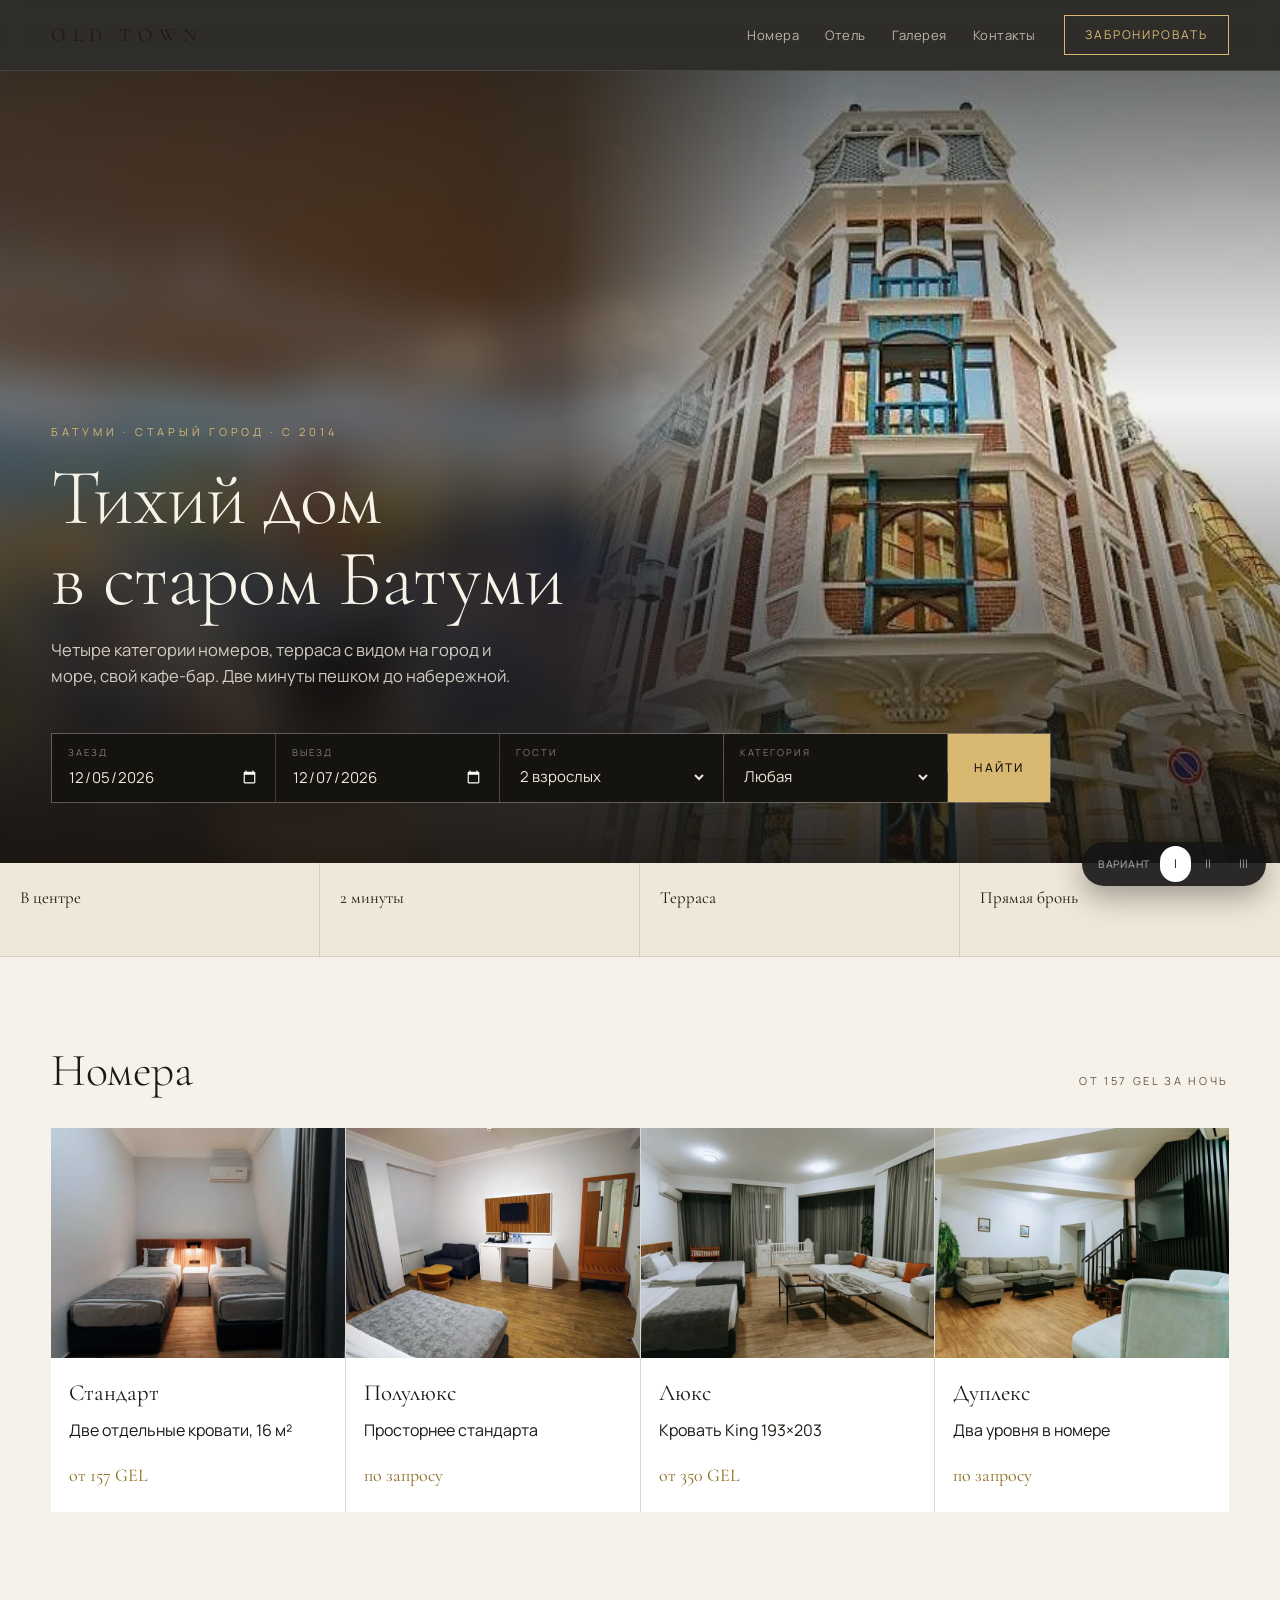
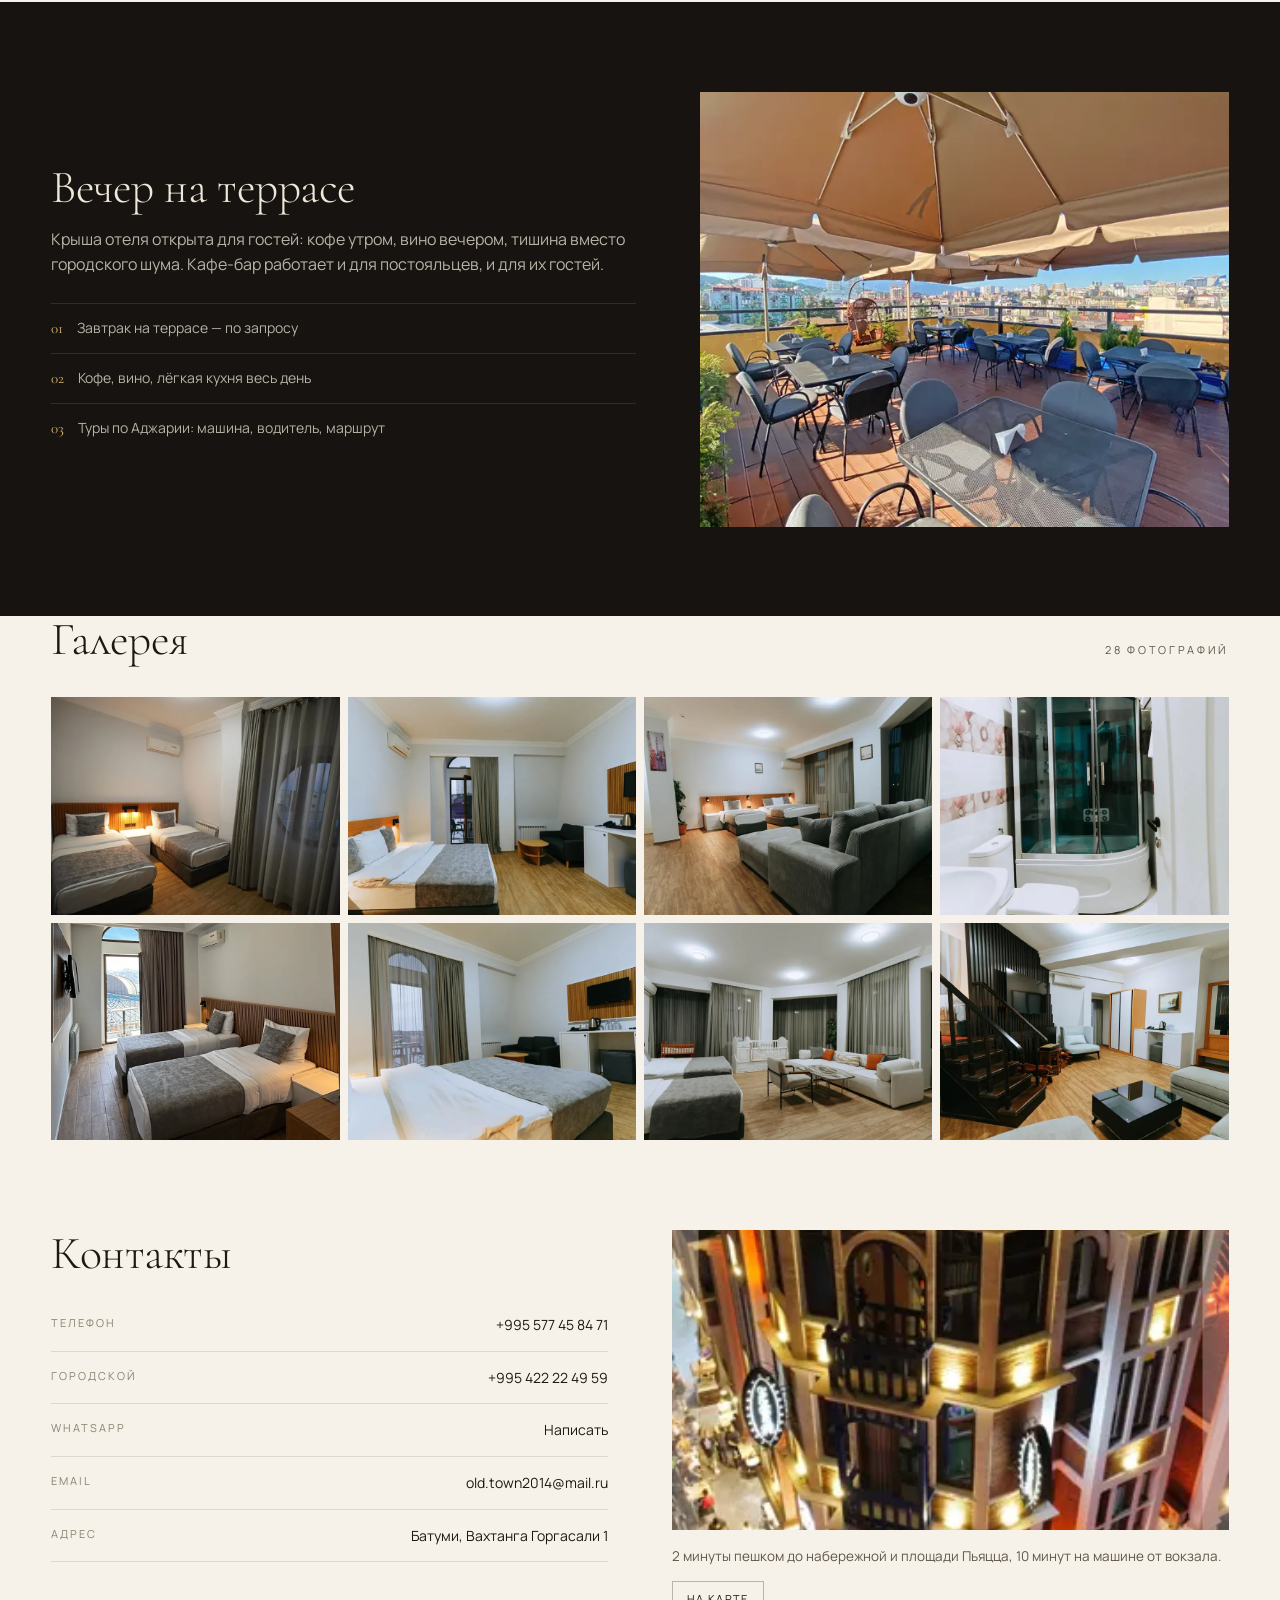
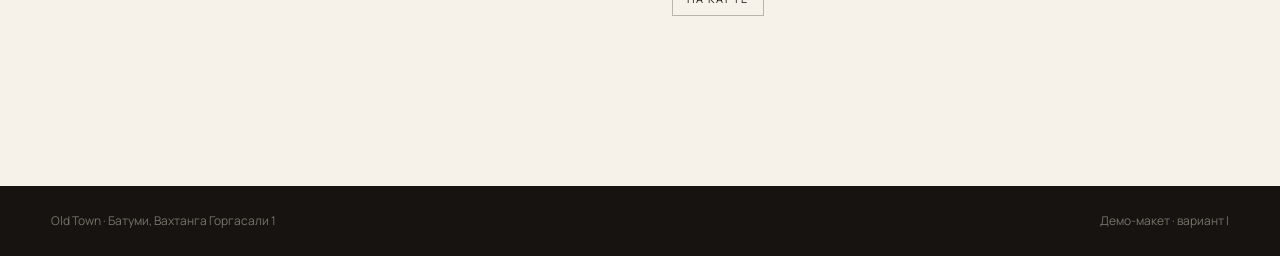
<file: index.html>
<!DOCTYPE html>
<html lang="ru">
<head>
<meta charset="utf-8">
<meta name="viewport" content="width=device-width, initial-scale=1">
<title>Old Town · Батуми — три варианта дизайна</title>
<meta name="description" content="Демо: три варианта нового сайта отеля Old Town в Батуми.">
<link rel="preload" href="assets/img/about_1.webp" as="image">
<style>
@font-face{font-family:'Corm';src:url('assets/fonts/cormorant-300-cyrillic.woff2') format('woff2');font-weight:300;font-display:swap;unicode-range:U+0301,U+0400-045F,U+0490-0491,U+04B0-04B1,U+2116}
@font-face{font-family:'Corm';src:url('assets/fonts/cormorant-400-cyrillic.woff2') format('woff2');font-weight:400;font-display:swap;unicode-range:U+0301,U+0400-045F,U+0490-0491,U+04B0-04B1,U+2116}
@font-face{font-family:'Corm';src:url('assets/fonts/cormorant-300-latin.woff2') format('woff2');font-weight:300;font-display:swap}
@font-face{font-family:'Corm';src:url('assets/fonts/cormorant-400-latin.woff2') format('woff2');font-weight:400;font-display:swap}
@font-face{font-family:'Man';src:url('assets/fonts/manrope-400-cyrillic.woff2') format('woff2');font-weight:400;font-display:swap;unicode-range:U+0301,U+0400-045F,U+0490-0491,U+04B0-04B1,U+2116}
@font-face{font-family:'Man';src:url('assets/fonts/manrope-500-cyrillic.woff2') format('woff2');font-weight:500;font-display:swap;unicode-range:U+0301,U+0400-045F,U+0490-0491,U+04B0-04B1,U+2116}
@font-face{font-family:'Man';src:url('assets/fonts/manrope-400-latin.woff2') format('woff2');font-weight:400;font-display:swap}
@font-face{font-family:'Man';src:url('assets/fonts/manrope-500-latin.woff2') format('woff2');font-weight:500;font-display:swap}

*{box-sizing:border-box}
body{margin:0;font-family:'Man',-apple-system,'Segoe UI',Roboto,sans-serif;font-size:16px;line-height:1.55;-webkit-font-smoothing:antialiased;background:#111}
img{display:block;max-width:100%}
a{color:inherit;text-decoration:none}
h1,h2,h3,p{margin:0}
.serif{font-family:'Corm',Georgia,serif;font-weight:300;letter-spacing:-.01em;line-height:1.02}

/* ---------- switcher ---------- */
#sw{position:fixed;z-index:999;right:14px;bottom:14px;display:flex;align-items:center;gap:0;background:rgba(20,20,20,.9);color:#fff;border-radius:100px;padding:4px;font-size:12px;letter-spacing:.06em;box-shadow:0 10px 30px rgba(0,0,0,.35)}
#sw b{font-weight:500;opacity:.55;padding:0 10px 0 12px;text-transform:uppercase;font-size:10.5px}
#sw button{background:none;border:0;color:#fff;font:inherit;cursor:pointer;padding:8px 14px;border-radius:100px;opacity:.55;min-height:36px}
#sw button.on{background:#fff;color:#111;opacity:1}
#sw button:focus-visible{outline:2px solid #fff;outline-offset:2px}

.vv{display:none}
.vv.on{display:block}

/* ================= A · DARK PREMIUM ================= */
.vA{background:#0e0d0b;color:#efe7d7}
.vA .top{position:sticky;top:0;z-index:50;background:rgba(14,13,11,.86);backdrop-filter:blur(8px);border-bottom:1px solid rgba(239,231,215,.12)}
.vA .in{width:min(1240px,92vw);margin:0 auto;display:flex;align-items:center;gap:28px;height:70px}
.vA .lg{font-family:'Corm',serif;font-size:19px;letter-spacing:.34em;text-transform:uppercase;font-weight:400}
.vA .in nav{margin-left:auto;display:flex;gap:26px;font-size:13px;letter-spacing:.04em;color:rgba(239,231,215,.72)}
.vA .in nav a:hover{color:#d9b871}
.vA .cta{border:1px solid #d9b871;color:#d9b871;padding:10px 20px;font-size:12px;letter-spacing:.16em;text-transform:uppercase;transition:.2s}
.vA .cta:hover{background:#d9b871;color:#0e0d0b}
.vA .hero{position:relative;min-height:clamp(520px,88vh,860px);display:flex;align-items:flex-end;overflow:hidden;background:#0e0d0b}
.vA .hero .bd{position:absolute;inset:-6%;width:112%;height:112%;object-fit:cover;filter:blur(26px) brightness(.5) saturate(.75);opacity:.85}
.vA .hero .sh{position:absolute;top:0;right:0;height:100%;width:min(56%,860px);object-fit:cover;filter:saturate(.95) brightness(.86);
  -webkit-mask-image:linear-gradient(90deg,transparent 0%,#000 38%);mask-image:linear-gradient(90deg,transparent 0%,#000 38%)}
.vA .hero:after{content:"";position:absolute;inset:0;background:linear-gradient(180deg,rgba(14,13,11,.72) 0%,rgba(14,13,11,.25) 40%,rgba(14,13,11,.94) 100%);pointer-events:none}
.vA .hero .txt{position:relative;z-index:2;width:min(1240px,92vw);margin:0 auto;padding-bottom:clamp(34px,5vw,60px)}
.vA .kick{font-size:11px;letter-spacing:.34em;text-transform:uppercase;color:#d9b871;margin-bottom:18px}
.vA h1{font-size:clamp(40px,6.2vw,86px);max-width:16ch}
.vA .sub{margin-top:18px;font-size:clamp(15px,1.3vw,17px);color:rgba(239,231,215,.78);max-width:46ch}

.vA .search{margin-top:clamp(26px,4vw,44px);display:grid;grid-template-columns:repeat(4,1fr) auto;gap:1px;background:rgba(239,231,215,.16);border:1px solid rgba(239,231,215,.16);width:min(1000px,100%)}
.vA .fld{background:#141310;padding:12px 16px;display:flex;flex-direction:column;gap:4px}
.vA .fld label{font-size:9.5px;letter-spacing:.2em;text-transform:uppercase;color:rgba(239,231,215,.5)}
.vA .fld input,.vA .fld select{background:none;border:0;color:#efe7d7;font:inherit;font-size:15px;padding:0;outline:none;min-height:24px}
.vA .fld input[type=date]{color-scheme:dark}
.vA .go{background:#d9b871;border:0;color:#161310;font:inherit;font-size:12px;letter-spacing:.18em;text-transform:uppercase;padding:0 26px;cursor:pointer;min-height:64px;font-weight:500}
.vA .go:hover{background:#efd694}
.vA .out{display:none;margin-top:1px;background:#141310;border:1px solid rgba(239,231,215,.16);padding:20px 22px;width:min(1000px,100%)}
.vA .out.on{display:block}
.vA .row{display:flex;align-items:center;justify-content:space-between;gap:16px;padding:13px 0;border-bottom:1px solid rgba(239,231,215,.1)}
.vA .row:last-child{border:0}
.vA .row b{font-family:'Corm',serif;font-size:20px;font-weight:400}
.vA .row small{display:block;font-size:12px;color:rgba(239,231,215,.55);margin-top:2px}
.vA .pr{font-family:'Corm',serif;font-size:21px;white-space:nowrap}
.vA .mini{border:1px solid rgba(239,231,215,.35);padding:8px 14px;font-size:11px;letter-spacing:.12em;text-transform:uppercase}
.vA .mini:hover{border-color:#d9b871;color:#d9b871}

.vA .band{display:grid;grid-template-columns:repeat(4,1fr);border-bottom:1px solid rgba(239,231,215,.12)}
.vA .band div{padding:22px 20px;border-right:1px solid rgba(239,231,215,.12);font-size:13px;color:rgba(239,231,215,.62)}
.vA .band div:last-child{border:0}
.vA .band b{display:block;color:#efe7d7;font-family:'Corm',serif;font-size:17px;font-weight:400;margin-bottom:3px}

.vA section{width:min(1240px,92vw);margin:0 auto;padding:clamp(52px,7vw,96px) 0}
.vA .hd{display:flex;justify-content:space-between;align-items:baseline;gap:20px;margin-bottom:34px}
.vA h2{font-size:clamp(30px,3.6vw,46px)}
.vA .hd span{font-size:11px;letter-spacing:.24em;text-transform:uppercase;color:rgba(239,231,215,.45)}
.vA .cards{display:grid;grid-template-columns:repeat(4,1fr);gap:1px;background:rgba(239,231,215,.14)}
.vA .card{background:#111009;padding:0;display:flex;flex-direction:column}
.vA .card img{height:230px;width:100%;object-fit:cover;filter:saturate(.9)}
.vA .card .b{padding:18px 18px 22px;display:flex;flex-direction:column;gap:6px;flex:1}
.vA .card h3{font-family:'Corm',serif;font-weight:400;font-size:23px}
.vA .card .p{font-size:13px;color:rgba(239,231,215,.6)}
.vA .card .n{font-family:'Corm',serif;font-size:18px;margin-top:auto;padding-top:14px;color:#d9b871}
.vA .gal{display:grid;grid-template-columns:repeat(4,1fr);gap:8px}
.vA .gal img{width:100%;height:clamp(150px,17vw,230px);object-fit:cover;filter:saturate(.9) contrast(1.02)}
.vA .spec{display:grid;grid-template-columns:1.1fr .9fr;gap:clamp(30px,5vw,70px);align-items:center}
.vA .spec img{width:100%;height:clamp(280px,34vw,440px);object-fit:cover}
.vA .spec p{color:rgba(239,231,215,.72);margin-top:18px}
.vA .lst{list-style:none;padding:0;margin:26px 0 0}
.vA .lst li{padding:13px 0;border-top:1px solid rgba(239,231,215,.12);font-size:14px;color:rgba(239,231,215,.72);display:flex;gap:14px}
.vA .lst span{color:#d9b871;font-family:'Corm',serif;font-size:15px}
.vA .cnt{display:grid;grid-template-columns:1fr 1fr;gap:clamp(30px,5vw,70px);padding-bottom:80px}
.vA .cl{display:flex;justify-content:space-between;gap:16px;padding:15px 0;border-bottom:1px solid rgba(239,231,215,.12);font-size:14px}
.vA .cl em{font-style:normal;color:rgba(239,231,215,.5);font-size:11px;letter-spacing:.18em;text-transform:uppercase}
.vA .cl a:hover{color:#d9b871}
.vA footer{border-top:1px solid rgba(239,231,215,.12);padding:26px 0;font-size:12px;color:rgba(239,231,215,.4)}
.vA footer .in2{width:min(1240px,92vw);margin:0 auto;display:flex;justify-content:space-between;gap:12px;flex-wrap:wrap}

@media(max-width:980px){
 .vA .cards,.vA .gal{grid-template-columns:repeat(2,1fr)}
 .vA .band,.vA .spec,.vA .cnt{grid-template-columns:1fr}
 .vA .band div{border-right:0;border-bottom:1px solid rgba(239,231,215,.12)}
 .vA .in nav,.vA .in .cta{display:none}
 .vA .search{grid-template-columns:1fr 1fr}
 .vA .go{grid-column:1/-1;min-height:54px}
}

/* ================= B · LIGHT BOUTIQUE ================= */
.vB{background:#f7f2e8;color:#231f19}
.vB .top{position:sticky;top:0;z-index:50;background:rgba(247,242,232,.94);border-bottom:1px solid rgba(35,31,25,.1)}
.vB .in{width:min(1200px,92vw);margin:0 auto;display:flex;align-items:center;gap:26px;height:78px}
.vB .lg{font-family:'Corm',serif;font-size:24px;letter-spacing:.02em}
.vB .lg i{display:block;font-style:normal;font-family:'Man';font-size:9.5px;letter-spacing:.28em;text-transform:uppercase;color:#8b8172;margin-top:2px}
.vB .in nav{margin-left:auto;display:flex;gap:24px;font-size:14px;color:#5d5548}
.vB .in nav a:hover{color:#231f19}
.vB .cta{background:#3f4a38;color:#f7f2e8;padding:13px 22px;font-size:12px;letter-spacing:.14em;text-transform:uppercase}
.vB .cta:hover{background:#2d3628}
.vB .wrap{width:min(1200px,92vw);margin:0 auto}
.vB .hero{display:grid;grid-template-columns:1.02fr .98fr;gap:clamp(26px,4.4vw,64px);align-items:center;padding:clamp(30px,4.6vw,64px) 0 clamp(26px,3.6vw,48px)}
.vB .kick{font-size:11px;letter-spacing:.3em;text-transform:uppercase;color:#8b8172}
.vB h1{font-size:clamp(36px,5vw,68px);margin-top:16px;max-width:14ch}
.vB .lead{margin-top:20px;font-size:clamp(15px,1.35vw,17.5px);color:#5d5548;max-width:42ch}
.vB .ph{position:relative}
.vB .ph img{width:100%;height:clamp(300px,44vw,520px);object-fit:cover}
.vB .ph .badge{position:absolute;left:16px;bottom:16px;background:#f7f2e8;padding:10px 14px;font-size:11px;letter-spacing:.16em;text-transform:uppercase;color:#3f4a38}
.vB .search{margin-top:28px;background:#fff;border:1px solid rgba(35,31,25,.1);display:grid;grid-template-columns:1fr 1fr .8fr auto;gap:14px;padding:16px;align-items:end}
.vB .fld{display:flex;flex-direction:column;gap:6px}
.vB .fld label{font-size:10px;letter-spacing:.2em;text-transform:uppercase;color:#8b8172}
.vB .fld input,.vB .fld select{height:44px;border:1px solid rgba(35,31,25,.14);background:#fbf8f2;padding:0 12px;font:inherit;font-size:15px;color:#231f19;width:100%}
.vB .go{height:44px;border:0;background:#3f4a38;color:#fff;font:inherit;font-size:12px;letter-spacing:.16em;text-transform:uppercase;padding:0 22px;cursor:pointer}
.vB .go:hover{background:#2d3628}
.vB .out{display:none;margin-top:12px;background:#fff;border:1px solid rgba(35,31,25,.1);padding:8px 18px}
.vB .out.on{display:block}
.vB .row{display:flex;justify-content:space-between;align-items:center;gap:14px;padding:14px 0;border-bottom:1px solid rgba(35,31,25,.08);font-size:15px}
.vB .row:last-child{border:0}
.vB .pr{font-family:'Corm',serif;font-size:21px}
.vB .mini{background:#3f4a38;color:#fff;padding:9px 16px;font-size:11px;letter-spacing:.14em;text-transform:uppercase}
.vB .tri{display:grid;grid-template-columns:repeat(3,1fr);gap:clamp(20px,3vw,44px);border-top:1px solid rgba(35,31,25,.12);border-bottom:1px solid rgba(35,31,25,.12);padding:30px 0}
.vB .tri div{display:flex;gap:14px;align-items:flex-start}
.vB .tri b{font-family:'Corm',serif;font-size:30px;color:#3f4a38;line-height:1;font-weight:300}
.vB .tri p{font-size:13.5px;color:#5d5548}
.vB .tri strong{display:block;font-size:14.5px;color:#231f19;font-weight:500;margin-bottom:2px}
.vB section{padding:clamp(50px,6.6vw,92px) 0}
.vB .hd{display:flex;justify-content:space-between;align-items:flex-end;gap:20px;margin-bottom:36px;flex-wrap:wrap}
.vB h2{font-size:clamp(30px,3.6vw,48px);margin-top:10px}
.vB .hd p{color:#5d5548;max-width:44ch;margin-top:12px;font-size:15px}
.vB .rooms{display:grid;grid-template-columns:1fr 1fr;gap:clamp(20px,3vw,34px)}
.vB .room{background:#fff;border:1px solid rgba(35,31,25,.08);display:flex;flex-direction:column}
.vB .room img{height:clamp(210px,26vw,300px);width:100%;object-fit:cover}
.vB .room .b{padding:22px 22px 24px;display:flex;flex-direction:column;gap:8px;flex:1}
.vB .room .no{font-size:11px;letter-spacing:.2em;color:#a79c89}
.vB .room h3{font-family:'Corm',serif;font-weight:400;font-size:26px}
.vB .room p{font-size:14px;color:#5d5548}
.vB .room .ft{display:flex;justify-content:space-between;align-items:center;gap:14px;margin-top:auto;padding-top:16px;border-top:1px solid rgba(35,31,25,.08)}
.vB .room .ft span{font-family:'Corm',serif;font-size:20px}
.vB .room .ft a{font-size:11.5px;letter-spacing:.14em;text-transform:uppercase;border-bottom:1px solid #3f4a38;padding-bottom:3px;color:#3f4a38}
.vB .dark{background:#2b2a24;color:#efe9dc}
.vB .dark .wrap{display:grid;grid-template-columns:1fr 1fr;gap:clamp(26px,4.6vw,64px);align-items:center}
.vB .dark img{width:100%;height:clamp(280px,36vw,460px);object-fit:cover}
.vB .dark h2{color:#efe9dc}
.vB .dark p{color:rgba(239,233,220,.72);margin-top:16px;max-width:44ch}
.vB .dark .kick{color:#c2b48f}
.vB .dark ul{list-style:none;padding:0;margin:24px 0 0}
.vB .dark li{padding:12px 0;border-top:1px solid rgba(239,233,220,.16);font-size:14px;color:rgba(239,233,220,.78)}
.vB .cnt{display:grid;grid-template-columns:1fr 1fr;gap:clamp(26px,4vw,60px)}
.vB .cl{display:flex;justify-content:space-between;gap:16px;padding:16px 0;border-bottom:1px solid rgba(35,31,25,.12);font-size:15.5px}
.vB .cl em{font-style:normal;font-size:10.5px;letter-spacing:.2em;text-transform:uppercase;color:#8b8172}
.vB .box{background:#efe7d8;padding:clamp(24px,3vw,34px)}
.vB .box p{font-size:14.5px;color:#5d5548;margin-top:10px}
.vB .box a.dl{display:inline-block;margin-top:18px;border-bottom:1px solid #231f19;padding-bottom:3px;font-size:13px;letter-spacing:.06em}
.vB footer{background:#2b2a24;color:rgba(239,233,220,.55);padding:30px 0;font-size:12.5px}
.vB footer .wrap{display:flex;justify-content:space-between;gap:14px;flex-wrap:wrap}
.vB .mbar{display:none}
@media(max-width:960px){
 .vB .hero,.vB .dark .wrap,.vB .cnt,.vB .rooms{grid-template-columns:1fr}
 .vB .tri{grid-template-columns:1fr}
 .vB .in nav,.vB .in .cta{display:none}
 .vB .search{grid-template-columns:1fr 1fr}
 .vB .go{grid-column:1/-1}
 .vB .mbar{display:flex;position:fixed;left:0;right:0;bottom:0;z-index:60;background:#fff;border-top:1px solid rgba(35,31,25,.12);padding:8px 10px;gap:8px}
 .vB .mbar a{flex:1;text-align:center;padding:14px 0;font-size:12px;letter-spacing:.12em;text-transform:uppercase}
 .vB .mbar a:first-child{background:#efe7d8;color:#231f19}
 .vB .mbar a:last-child{background:#3f4a38;color:#fff}
 .vB{padding-bottom:60px}
}

/* ================= C · EDITORIAL MINIMAL ================= */
.vC{background:#fbfbf9;color:#0f0f0f}
.vC .top{border-bottom:1px solid #0f0f0f}
.vC .in{width:min(1320px,94vw);margin:0 auto;display:flex;align-items:center;gap:24px;height:74px}
.vC .lg{font-family:'Corm',serif;font-size:22px;letter-spacing:.3em;text-transform:uppercase}
.vC .in .sep{flex:1;height:1px;background:#0f0f0f;opacity:.15}
.vC .in a.lk{font-size:12px;letter-spacing:.18em;text-transform:uppercase}
.vC .in a.lk:hover{opacity:.55}
.vC .hero{width:min(1320px,94vw);margin:0 auto;padding:clamp(44px,7vw,110px) 0 0}
.vC .kick{font-size:11px;letter-spacing:.34em;text-transform:uppercase;color:#6d6d6d}
.vC h1{font-size:clamp(46px,8.6vw,132px);line-height:.92;margin:18px 0 0;letter-spacing:-.02em}
.vC .lead{display:grid;grid-template-columns:1fr 1fr;gap:clamp(20px,4vw,60px);margin-top:clamp(26px,4vw,46px);border-top:1px solid #0f0f0f;padding-top:24px}
.vC .lead p{font-size:clamp(15px,1.5vw,18px);color:#3a3a3a;max-width:44ch}
.vC .strip{display:grid;grid-template-columns:repeat(3,1fr);gap:2px;margin-top:clamp(30px,4vw,50px)}
.vC .strip img{width:100%;height:clamp(150px,22vw,320px);object-fit:cover;filter:grayscale(.15)}
.vC .search{border-top:1px solid #0f0f0f;border-bottom:1px solid #0f0f0f;margin-top:2px;display:grid;grid-template-columns:repeat(4,1fr) auto;gap:0}
.vC .fld{padding:16px 18px;border-right:1px solid rgba(15,15,15,.14);display:flex;flex-direction:column;gap:5px}
.vC .fld label{font-size:9.5px;letter-spacing:.22em;text-transform:uppercase;color:#7a7a7a}
.vC .fld input,.vC .fld select{border:0;background:none;font:inherit;font-size:15px;padding:0;color:#0f0f0f;min-height:24px}
.vC .fld select{appearance:none}
.vC .go{border:0;background:#0f0f0f;color:#fff;font:inherit;font-size:11.5px;letter-spacing:.2em;text-transform:uppercase;padding:0 28px;cursor:pointer;min-height:70px}
.vC .go:hover{background:#333}
.vC .out{display:none;border:1px solid #0f0f0f;border-top:0}
.vC .out.on{display:block}
.vC .row{display:flex;justify-content:space-between;align-items:center;gap:16px;padding:16px 18px;border-bottom:1px solid rgba(15,15,15,.12);font-size:15px}
.vC .row:last-child{border:0}
.vC .pr{font-family:'Corm',serif;font-size:22px}
.vC .mini{font-size:10.5px;letter-spacing:.18em;text-transform:uppercase;border:1px solid #0f0f0f;padding:9px 16px}
.vC .mini:hover{background:#0f0f0f;color:#fff}
.vC section{width:min(1320px,94vw);margin:0 auto;padding:clamp(50px,7vw,100px) 0}
.vC .hd{display:flex;justify-content:space-between;align-items:baseline;border-bottom:1px solid #0f0f0f;padding-bottom:14px;margin-bottom:0}
.vC h2{font-size:clamp(26px,3vw,40px)}
.vC .hd span{font-size:11px;letter-spacing:.24em;text-transform:uppercase;color:#7a7a7a}
.vC .line{display:grid;grid-template-columns:64px 1fr auto auto;gap:clamp(14px,3vw,40px);align-items:center;padding:22px 0;border-bottom:1px solid rgba(15,15,15,.14);transition:.2s}
.vC .line:hover{background:#f2f1ed}
.vC .line .no{font-size:11px;letter-spacing:.16em;color:#8a8a8a}
.vC .line h3{font-family:'Corm',serif;font-weight:300;font-size:clamp(24px,2.6vw,34px)}
.vC .line p{font-size:13px;color:#5c5c5c;margin-top:3px}
.vC .line .p{font-family:'Corm',serif;font-size:clamp(19px,1.8vw,24px);white-space:nowrap}
.vC .line .bt{font-size:10.5px;letter-spacing:.16em;text-transform:uppercase;border:1px solid #0f0f0f;padding:10px 18px;white-space:nowrap}
.vC .line .bt:hover{background:#0f0f0f;color:#fff}
.vC .gal{display:grid;grid-template-columns:repeat(5,1fr);gap:2px}
.vC .gal img{width:100%;height:clamp(120px,14vw,200px);object-fit:cover;filter:grayscale(.2)}
.vC .two{display:grid;grid-template-columns:1fr 1fr;gap:clamp(24px,5vw,80px);align-items:start}
.vC .two img{width:100%;height:clamp(260px,34vw,460px);object-fit:cover}
.vC .two p{font-size:15.5px;color:#3a3a3a;margin-top:16px}
.vC .kv{border-top:1px solid #0f0f0f;margin-top:26px}
.vC .kv div{display:flex;justify-content:space-between;gap:16px;padding:12px 0;border-bottom:1px solid rgba(15,15,15,.12);font-size:13.5px}
.vC .kv em{font-style:normal;font-size:10px;letter-spacing:.2em;text-transform:uppercase;color:#7a7a7a}
.vC footer{border-top:1px solid #0f0f0f;padding:26px 0;font-size:12px;color:#6d6d6d}
.vC footer .in2{width:min(1320px,94vw);margin:0 auto;display:flex;justify-content:space-between;gap:12px;flex-wrap:wrap}
@media(max-width:900px){
 .vC .lead,.vC .two{grid-template-columns:1fr}
 .vC .strip,.vC .gal{grid-template-columns:1fr 1fr}
 .vC .search{grid-template-columns:1fr 1fr}
 .vC .go{grid-column:1/-1;min-height:54px}
 .vC .line{grid-template-columns:44px 1fr;row-gap:10px}
 .vC .line .p,.vC .line .bt{justify-self:start}
 .vC .in a.lk{display:none}
}
/* ---------- A · светлая версия тела страницы (правка после замечания «слишком темно») ---------- */
.vA{background:#f7f2e9;color:#1c1813}
.vA .hero .sh{filter:saturate(1) brightness(1.02)}
.vA .hero .bd{filter:blur(26px) brightness(.72) saturate(.9);opacity:.9}
.vA .hero:after{background:linear-gradient(180deg,rgba(14,13,11,.55) 0%,rgba(14,13,11,.05) 42%,rgba(20,17,13,.86) 100%)}
.vA .band{background:#efe7d8;border-bottom:1px solid rgba(28,24,19,.12);color:#5f5749}
.vA .band div{border-right:1px solid rgba(28,24,19,.12)}
.vA .band b{color:#1c1813}
.vA .hd span{color:#8a8071}
.vA .cards{background:rgba(28,24,19,.12)}
.vA .card{background:#fff}
.vA .card img{filter:none}
.vA .card .p{color:#6d6355}
.vA .card .n{color:#8c6d20}
.vA .gal img{filter:none}
.vA .cnt p{color:#5f5749}
.vA .cl{border-bottom:1px solid rgba(28,24,19,.12);color:#1c1813}
.vA .cl em{color:#8a8071}
.vA .cl a:hover{color:#8c6d20}
.vA .mini{border-color:rgba(28,24,19,.28);color:#1c1813}
.vA .mini:hover{border-color:#8c6d20;color:#8c6d20}
.vA .darkblk{background:#161310;color:#efe7d7;width:100%;padding:clamp(52px,7vw,96px) 0;margin-top:0}
.vA .darkblk .in3{width:min(1240px,92vw);margin:0 auto;display:grid;grid-template-columns:1.05fr .95fr;gap:clamp(30px,5vw,70px);align-items:center}
.vA .darkblk img{width:100%;height:clamp(280px,34vw,440px);object-fit:cover}
.vA .darkblk p{color:rgba(239,231,215,.75);margin-top:16px}
.vA .darkblk .lst li{color:rgba(239,231,215,.75)}
.vA .hero .txt{color:#f5efe2}
.vA .hero h1{color:#f7f3e9}
.vA .hero .kick{color:#d9b871}
.vA .hero .sub{color:rgba(245,239,226,.82)}
.vA .hero .row b{color:#f5efe2}
.vA .hero .row small{color:rgba(245,239,226,.6)}
.vA .hd span{color:#5f5749 !important}
.vA .cnt p{color:#5f5749 !important}
.vA footer{background:#161310;border:0;color:rgba(239,231,215,.45);width:100%}
@media(max-width:980px){.vA .darkblk .in3{grid-template-columns:1fr}}

</style>
</head>
<body>

<div id="sw" role="tablist" aria-label="Вариант дизайна">
  <b>Вариант</b>
  <button class="on" data-v="A" role="tab" aria-selected="true">I</button>
  <button data-v="B" role="tab" aria-selected="false">II</button>
  <button data-v="C" role="tab" aria-selected="false">III</button>
</div>

<!-- ============================ A ============================ -->
<div class="vv vA on" id="vA">
  <div class="top"><div class="in">
    <a href="#vA" class="lg">Old Town</a>
    <nav><a href="#a-rooms" data-s="vA">Номера</a><a href="#a-life" data-s="vA">Отель</a><a href="#a-gal" data-s="vA">Галерея</a><a href="#a-cnt" data-s="vA">Контакты</a></nav>
    <a class="cta" href="#a-book" data-s="vA">Забронировать</a>
  </div></div>

  <div class="hero">
    <img class="bd" src="assets/img/blog_home_1.webp" alt="" aria-hidden="true" width="648" height="528">
    <img class="sh" src="assets/img/about_1.webp" alt="Отель Old Town в Батуми" width="650" height="548" fetchpriority="high">
    <div class="txt">
      <div class="kick">Батуми · Старый город · с 2014</div>
      <h1 class="serif">Тихий дом<br>в старом Батуми</h1>
      <p class="sub">Четыре категории номеров, терраса с видом на город и море, свой кафе-бар. Две минуты пешком до набережной.</p>

      <form class="search" id="a-book" onsubmit="return find(event,'a')">
        <div class="fld"><label for="a-in">Заезд</label><input id="a-in" type="date" required></div>
        <div class="fld"><label for="a-out">Выезд</label><input id="a-out" type="date" required></div>
        <div class="fld"><label for="a-g">Гости</label>
          <select id="a-g"><option>1 взрослый</option><option selected>2 взрослых</option><option>2 взрослых + 1 ребёнок</option><option>2 взрослых + 2 ребёнка</option></select>
        </div>
        <div class="fld"><label for="a-c">Категория</label>
          <select id="a-c"><option>Любая</option><option>Стандарт</option><option>Полулюкс</option><option>Люкс</option><option>Дуплекс</option></select>
        </div>
        <button class="go" type="submit">Найти</button>
      </form>
      <div class="out" id="a-out2">
        <div class="row"><div><b>Стандарт</b><small>две отдельные кровати · без питания · бесплатная отмена · осталось 3</small></div><div style="display:flex;align-items:center;gap:14px"><div class="pr">157 GEL</div><a class="mini" href="https://booking-hoteloldtown1.otelms.com/booking/rooms">Выбрать</a></div></div>
        <div class="row"><div><b>Люкс</b><small>кровать King · без питания · бесплатная отмена · осталось 2</small></div><div style="display:flex;align-items:center;gap:14px"><div class="pr">350 GEL</div><a class="mini" href="https://booking-hoteloldtown1.otelms.com/booking/rooms">Выбрать</a></div></div>
      </div>
    </div>
  </div>

  <div class="band">
    <div><b>В центре</b>Вахтанга Горгасали 1</div>
    <div><b>2 минуты</b>до набережной</div>
    <div><b>Терраса</b>вид на город и море</div>
    <div><b>Прямая бронь</b>без комиссии агрегаторов</div>
  </div>

  <section id="a-rooms">
    <div class="hd"><h2 class="serif">Номера</h2><span>от 157 GEL за ночь</span></div>
    <div class="cards">
      <article class="card"><img src="assets/gallery/a1.webp" alt="Стандарт" loading="lazy"><div class="b"><h3>Стандарт</h3><p>Две отдельные кровати, 16 м²</p><div class="n">от 157 GEL</div></div></article>
      <article class="card"><img src="assets/gallery/b1.webp" alt="Полулюкс" loading="lazy"><div class="b"><h3>Полулюкс</h3><p>Просторнее стандарта</p><div class="n">по запросу</div></div></article>
      <article class="card"><img src="assets/gallery/c1.webp" alt="Люкс" loading="lazy"><div class="b"><h3>Люкс</h3><p>Кровать King 193×203</p><div class="n">от 350 GEL</div></div></article>
      <article class="card"><img src="assets/gallery/d1.webp" alt="Дуплекс" loading="lazy"><div class="b"><h3>Дуплекс</h3><p>Два уровня в номере</p><div class="n">по запросу</div></div></article>
    </div>
  </section>

  <div class="darkblk" id="a-life">
    <div class="in3">
      <div>
        <h2 class="serif">Вечер на террасе</h2>
        <p>Крыша отеля открыта для гостей: кофе утром, вино вечером, тишина вместо городского шума. Кафе-бар работает и для постояльцев, и для их гостей.</p>
        <ul class="lst">
          <li><span>01</span> Завтрак на террасе — по запросу</li>
          <li><span>02</span> Кофе, вино, лёгкая кухня весь день</li>
          <li><span>03</span> Туры по Аджарии: машина, водитель, маршрут</li>
        </ul>
      </div>
      <img src="assets/img/blog_home_1.webp" alt="Терраса отеля" loading="lazy">
    </div>
  </div>

  <section id="a-gal" style="padding-top:0">
    <div class="hd"><h2 class="serif">Галерея</h2><span>28 фотографий</span></div>
    <div class="gal">
      <img src="assets/gallery/a2.webp" alt="" loading="lazy"><img src="assets/gallery/b2.webp" alt="" loading="lazy"><img src="assets/gallery/c2.webp" alt="" loading="lazy"><img src="assets/gallery/d2.webp" alt="" loading="lazy">
      <img src="assets/gallery/a3.webp" alt="" loading="lazy"><img src="assets/gallery/b3.webp" alt="" loading="lazy"><img src="assets/gallery/c3.webp" alt="" loading="lazy"><img src="assets/gallery/d3.webp" alt="" loading="lazy">
    </div>
  </section>

  <section id="a-cnt" style="padding-top:0">
    <div class="cnt">
      <div>
        <h2 class="serif">Контакты</h2>
        <div style="margin-top:22px">
          <div class="cl"><em>Телефон</em><a href="tel:+995577458471">+995 577 45 84 71</a></div>
          <div class="cl"><em>Городской</em><a href="tel:+995422224959">+995 422 22 49 59</a></div>
          <div class="cl"><em>WhatsApp</em><a href="https://wa.me/995577458471">Написать</a></div>
          <div class="cl"><em>Email</em><a href="mailto:old.town2014@mail.ru">old.town2014@mail.ru</a></div>
          <div class="cl"><em>Адрес</em><span>Батуми, Вахтанга Горгасали 1</span></div>
        </div>
      </div>
      <div>
        <img src="assets/img/about_2.webp" alt="Отель" loading="lazy" style="width:100%;height:clamp(200px,24vw,300px);object-fit:cover">
        <p style="margin-top:16px;font-size:13.5px;color:rgba(239,231,215,.6)">2 минуты пешком до набережной и площади Пьяцца, 10 минут на машине от вокзала.</p>
        <a class="mini" style="display:inline-block;margin-top:14px" href="https://www.google.com/maps/search/?api=1&query=Hotel+Old+Town+Batumi">На карте</a>
      </div>
    </div>
  </section>

  <footer><div class="in2"><span>Old Town · Батуми, Вахтанга Горгасали 1</span><span>Демо-макет · вариант I</span></div></footer>
</div>

<!-- ============================ B ============================ -->
<div class="vv vB" id="vB">
  <div class="top"><div class="in">
    <a href="#vB" class="lg">Old Town<i>Batumi · с 2014</i></a>
    <nav><a href="#b-rooms" data-s="vB">Номера</a><a href="#b-life" data-s="vB">Терраса</a><a href="#b-cnt" data-s="vB">Контакты</a></nav>
    <a class="cta" href="#b-book" data-s="vB">Забронировать</a>
  </div></div>

  <div class="wrap hero">
    <div>
      <div class="kick">Старый город · Батуми</div>
      <h1 class="serif">Отель, в который возвращаются</h1>
      <p class="lead">Небольшой дом в историческом центре: тихие номера, терраса над городом и кафе-бар, где утром варят кофе для своих.</p>
      <form class="search" id="b-book" onsubmit="return find(event,'b')">
        <div class="fld"><label for="b-in">Заезд</label><input id="b-in" type="date" required></div>
        <div class="fld"><label for="b-out">Выезд</label><input id="b-out" type="date" required></div>
        <div class="fld"><label for="b-g">Гости</label>
          <select id="b-g"><option>1 взрослый</option><option selected>2 взрослых</option><option>2 + 1 ребёнок</option><option>2 + 2 ребёнка</option></select>
        </div>
        <button class="go" type="submit">Найти номер</button>
      </form>
      <div class="out" id="b-out2">
        <div class="row"><span>Стандарт · две кровати · бесплатная отмена</span><span style="display:flex;align-items:center;gap:12px"><b class="pr">157 GEL</b><a class="mini" href="https://booking-hoteloldtown1.otelms.com/booking/rooms">Выбрать</a></span></div>
        <div class="row"><span>Люкс · King · бесплатная отмена</span><span style="display:flex;align-items:center;gap:12px"><b class="pr">350 GEL</b><a class="mini" href="https://booking-hoteloldtown1.otelms.com/booking/rooms">Выбрать</a></span></div>
      </div>
    </div>
    <div class="ph">
      <img src="assets/img/blog_home_1.webp" alt="Терраса отеля Old Town" width="648" height="528" fetchpriority="high">
      <div class="badge">Терраса · вид на Батуми</div>
    </div>
  </div>

  <div class="wrap">
    <div class="tri">
      <div><b>01</b><p><strong>Центр</strong>Вахтанга Горгасали 1, две минуты до моря</p></div>
      <div><b>02</b><p><strong>Терраса</strong>Кофе, вино и вид на старый город</p></div>
      <div><b>03</b><p><strong>Прямая бронь</strong>Без комиссии посредникам</p></div>
    </div>
  </div>

  <section id="b-rooms"><div class="wrap">
    <div class="hd"><div><div class="kick">Номера</div><h2 class="serif">Четыре категории</h2><p>Цены за ночь. Бесплатная отмена при заселении.</p></div>
      <a class="cta" href="https://booking-hoteloldtown1.otelms.com/booking/rooms">Все даты</a></div>
    <div class="rooms">
      <article class="room"><img src="assets/gallery/a2.webp" alt="Стандарт" loading="lazy"><div class="b"><div class="no">01 / 04</div><h3>Стандарт</h3><p>Две отдельные кровати 90×200, всё необходимое для короткой поездки.</p><div class="ft"><span>от 157 GEL</span><a href="https://booking-hoteloldtown1.otelms.com/booking/rooms">Забронировать</a></div></div></article>
      <article class="room"><img src="assets/gallery/b2.webp" alt="Полулюкс" loading="lazy"><div class="b"><div class="no">02 / 04</div><h3>Полулюкс</h3><p>Просторнее стандарта — удобно для пары с ребёнком.</p><div class="ft"><span>по запросу</span><a href="https://wa.me/995577458471">Спросить</a></div></div></article>
      <article class="room"><img src="assets/gallery/c2.webp" alt="Люкс" loading="lazy"><div class="b"><div class="no">03 / 04</div><h3>Люкс</h3><p>Кровать King 193×203, больше воздуха и света.</p><div class="ft"><span>от 350 GEL</span><a href="https://booking-hoteloldtown1.otelms.com/booking/rooms">Забронировать</a></div></div></article>
      <article class="room"><img src="assets/gallery/d2.webp" alt="Дуплекс" loading="lazy"><div class="b"><div class="no">04 / 04</div><h3>Дуплекс</h3><p>Два уровня — для семьи или компании.</p><div class="ft"><span>по запросу</span><a href="https://wa.me/995577458471">Спросить</a></div></div></article>
    </div>
  </div></section>

  <div class="dark" id="b-life"><div class="wrap">
    <img src="assets/gallery/c1.webp" alt="Номер" loading="lazy">
    <div>
      <div class="kick">Терраса и кафе-бар</div>
      <h2 class="serif" style="margin-top:12px">Вечер, который<br>остаётся в памяти</h2>
      <p>Крыша отеля открыта для гостей. Кофе утром, вино вечером, тишина вместо городского шума.</p>
      <ul>
        <li>Завтрак на террасе — по запросу</li>
        <li>Лёгкая кухня и вино весь день</li>
        <li>Туры по Аджарии: машина, водитель, маршрут</li>
      </ul>
      <a class="cta" style="display:inline-block;margin-top:24px;background:#c2b48f;color:#2b2a24" href="https://wa.me/995577458471">Обсудить в WhatsApp</a>
    </div>
  </div></div>

  <section id="b-cnt"><div class="wrap cnt">
    <div>
      <div class="kick">Контакты</div>
      <h2 class="serif" style="margin-bottom:18px">Напишите нам</h2>
      <div class="cl"><em>Телефон</em><a href="tel:+995577458471">+995 577 45 84 71</a></div>
      <div class="cl"><em>Городской</em><a href="tel:+995422224959">+995 422 22 49 59</a></div>
      <div class="cl"><em>WhatsApp</em><a href="https://wa.me/995577458471">Написать</a></div>
      <div class="cl"><em>Email</em><a href="mailto:old.town2014@mail.ru">old.town2014@mail.ru</a></div>
    </div>
    <div class="box">
      <h3 class="serif" style="font-size:24px">Как добраться</h3>
      <p>Батуми, улица Вахтанга Горгасали 1. Две минуты пешком до набережной и площади Пьяцца, десять минут на машине от железнодорожного вокзала.</p>
      <a class="dl" href="https://www.google.com/maps/search/?api=1&query=Hotel+Old+Town+Batumi">Открыть на карте →</a>
    </div>
  </div></section>

  <footer><div class="wrap"><span>Old Town · Батуми</span><span>Демо-макет · вариант II</span></div></footer>
  <div class="mbar"><a href="https://wa.me/995577458471">WhatsApp</a><a href="#b-book" data-s="vB">Забронировать</a></div>
</div>

<!-- ============================ C ============================ -->
<div class="vv vC" id="vC">
  <div class="top"><div class="in">
    <a href="#vC" class="lg">Old Town</a>
    <div class="sep"></div>
    <a class="lk" href="#c-rooms" data-s="vC">Номера</a>
    <a class="lk" href="#c-gal" data-s="vC">Галерея</a>
    <a class="lk" href="#c-cnt" data-s="vC">Контакты</a>
    <a class="lk" href="https://wa.me/995577458471">WhatsApp</a>
  </div></div>

  <div class="hero">
    <div class="kick">Отель в старом Батуми · с 2014</div>
    <h1 class="serif">Old Town</h1>
    <div class="lead">
      <p>Дом в историческом центре Батуми. Четыре категории номеров, терраса над городом, кафе-бар и туры по Аджарии.</p>
      <p>Две минуты пешком до набережной. Прямое бронирование — без комиссии посредникам, по телефону или в WhatsApp.</p>
    </div>

    <div class="strip">
      <img src="assets/img/about_1.webp" alt="Отель" width="650" height="548" fetchpriority="high">
      <img src="assets/gallery/a1.webp" alt="Номер" loading="lazy">
      <img src="assets/img/blog_home_1.webp" alt="Терраса" loading="lazy">
    </div>

    <form class="search" id="c-book" onsubmit="return find(event,'c')">
      <div class="fld"><label for="c-in">Заезд</label><input id="c-in" type="date" required></div>
      <div class="fld"><label for="c-out">Выезд</label><input id="c-out" type="date" required></div>
      <div class="fld"><label for="c-g">Гости</label>
        <select id="c-g"><option>1 взрослый</option><option selected>2 взрослых</option><option>2 + 1 ребёнок</option><option>2 + 2 ребёнка</option></select>
      </div>
      <div class="fld"><label for="c-c">Категория</label>
        <select id="c-c"><option>Любая</option><option>Стандарт</option><option>Полулюкс</option><option>Люкс</option><option>Дуплекс</option></select>
      </div>
      <button class="go" type="submit">Найти</button>
    </form>
    <div class="out" id="c-out2">
      <div class="row"><span>Стандарт · две отдельные кровати · осталось 3</span><span style="display:flex;align-items:center;gap:14px"><b class="pr">157 GEL</b><a class="mini" href="https://booking-hoteloldtown1.otelms.com/booking/rooms">Выбрать</a></span></div>
      <div class="row"><span>Люкс · кровать King · осталось 2</span><span style="display:flex;align-items:center;gap:14px"><b class="pr">350 GEL</b><a class="mini" href="https://booking-hoteloldtown1.otelms.com/booking/rooms">Выбрать</a></span></div>
    </div>
  </div>

  <section id="c-rooms">
    <div class="hd"><h2 class="serif">Номера</h2><span>Цены за ночь · бесплатная отмена</span></div>
    <div class="line"><div class="no">01</div><div><h3>Стандарт</h3><p>Две отдельные кровати 90×200 · без питания</p></div><div class="p">157 GEL</div><a class="bt" href="https://booking-hoteloldtown1.otelms.com/booking/rooms">Бронь</a></div>
    <div class="line"><div class="no">02</div><div><h3>Полулюкс</h3><p>Просторнее стандарта · для пары с ребёнком</p></div><div class="p">по запросу</div><a class="bt" href="https://wa.me/995577458471">Спросить</a></div>
    <div class="line"><div class="no">03</div><div><h3>Люкс</h3><p>Кровать King 193×203 · без питания</p></div><div class="p">350 GEL</div><a class="bt" href="https://booking-hoteloldtown1.otelms.com/booking/rooms">Бронь</a></div>
    <div class="line"><div class="no">04</div><div><h3>Дуплекс</h3><p>Два уровня · для семьи или компании</p></div><div class="p">по запросу</div><a class="bt" href="https://wa.me/995577458471">Спросить</a></div>
  </section>

  <section id="c-gal" style="padding-top:0">
    <div class="hd"><h2 class="serif">Галерея</h2><span>28 фотографий</span></div>
    <div class="gal" style="margin-top:18px">
      <img src="assets/gallery/a2.webp" alt="" loading="lazy"><img src="assets/gallery/b2.webp" alt="" loading="lazy"><img src="assets/gallery/c2.webp" alt="" loading="lazy"><img src="assets/gallery/d2.webp" alt="" loading="lazy"><img src="assets/gallery/a3.webp" alt="" loading="lazy">
      <img src="assets/gallery/b3.webp" alt="" loading="lazy"><img src="assets/gallery/c3.webp" alt="" loading="lazy"><img src="assets/gallery/d3.webp" alt="" loading="lazy"><img src="assets/gallery/b4.webp" alt="" loading="lazy"><img src="assets/gallery/c4.webp" alt="" loading="lazy">
    </div>
  </section>

  <section id="c-cnt" style="padding-top:0">
    <div class="two">
      <div>
        <h2 class="serif">Контакты</h2>
        <div class="kv">
          <div><em>Телефон</em><a href="tel:+995577458471">+995 577 45 84 71</a></div>
          <div><em>Городской</em><a href="tel:+995422224959">+995 422 22 49 59</a></div>
          <div><em>WhatsApp</em><a href="https://wa.me/995577458471">Написать</a></div>
          <div><em>Email</em><a href="mailto:old.town2014@mail.ru">old.town2014@mail.ru</a></div>
          <div><em>Адрес</em><span>Батуми, Вахтанга Горгасали 1</span></div>
        </div>
      </div>
      <div>
        <img src="assets/gallery/b1.webp" alt="Отель" loading="lazy">
        <p>Две минуты пешком до набережной и площади Пьяцца. Десять минут на машине от железнодорожного вокзала.</p>
        <a class="bt" style="display:inline-block;margin-top:14px" href="https://www.google.com/maps/search/?api=1&query=Hotel+Old+Town+Batumi">На карте</a>
      </div>
    </div>
  </section>

  <footer><div class="in2"><span>Old Town · Батуми, Вахтанга Горгасали 1</span><span>Демо-макет · вариант III</span></div></footer>
</div>

<script>
(function(){
  var today=new Date(), pad=function(n){return String(n).padStart(2,'0')},
      iso=function(d){return d.getFullYear()+'-'+pad(d.getMonth()+1)+'-'+pad(d.getDate())};
  var plus=new Date(today); plus.setDate(plus.getDate()+2);
  ['a','b','c'].forEach(function(k){
    var i=document.getElementById(k+'-in'), o=document.getElementById(k+'-out');
    if(!i) return;
    i.value=iso(today); o.value=iso(plus); i.min=iso(today); o.min=iso(today);
    i.addEventListener('change',function(){ o.min=i.value; if(o.value<i.value){ var d=new Date(i.value); d.setDate(d.getDate()+1); o.value=iso(d);} });
  });

  var sw=document.getElementById('sw');
  function show(v){
    ['A','B','C'].forEach(function(x){
      document.getElementById('v'+x).classList.toggle('on', x===v);
    });
    sw.querySelectorAll('button').forEach(function(b){
      var on=b.dataset.v===v; b.classList.toggle('on',on); b.setAttribute('aria-selected',on?'true':'false');
    });
    localStorage.setItem('variant',v);
    window.scrollTo({top:0,behavior:'instant'});
  }
  sw.addEventListener('click',function(e){
    var b=e.target.closest('button[data-v]'); if(b) show(b.dataset.v);
  });
  document.querySelectorAll('a[data-s]').forEach(function(a){
    a.addEventListener('click',function(e){
      var id=a.getAttribute('href');
      if(id&&id.charAt(0)==='#'){
        var t=document.querySelector(id);
        if(t){ e.preventDefault(); t.scrollIntoView({behavior:'smooth',block:'start'}); }
      }
    });
  });
  var saved=localStorage.getItem('variant')||'A'; show(saved);
})();

function find(e,k){
  e.preventDefault();
  var box=document.getElementById(k+'-out2');
  box.classList.add('on');
  return false;
}
</script>
</body>
</html>
</file>
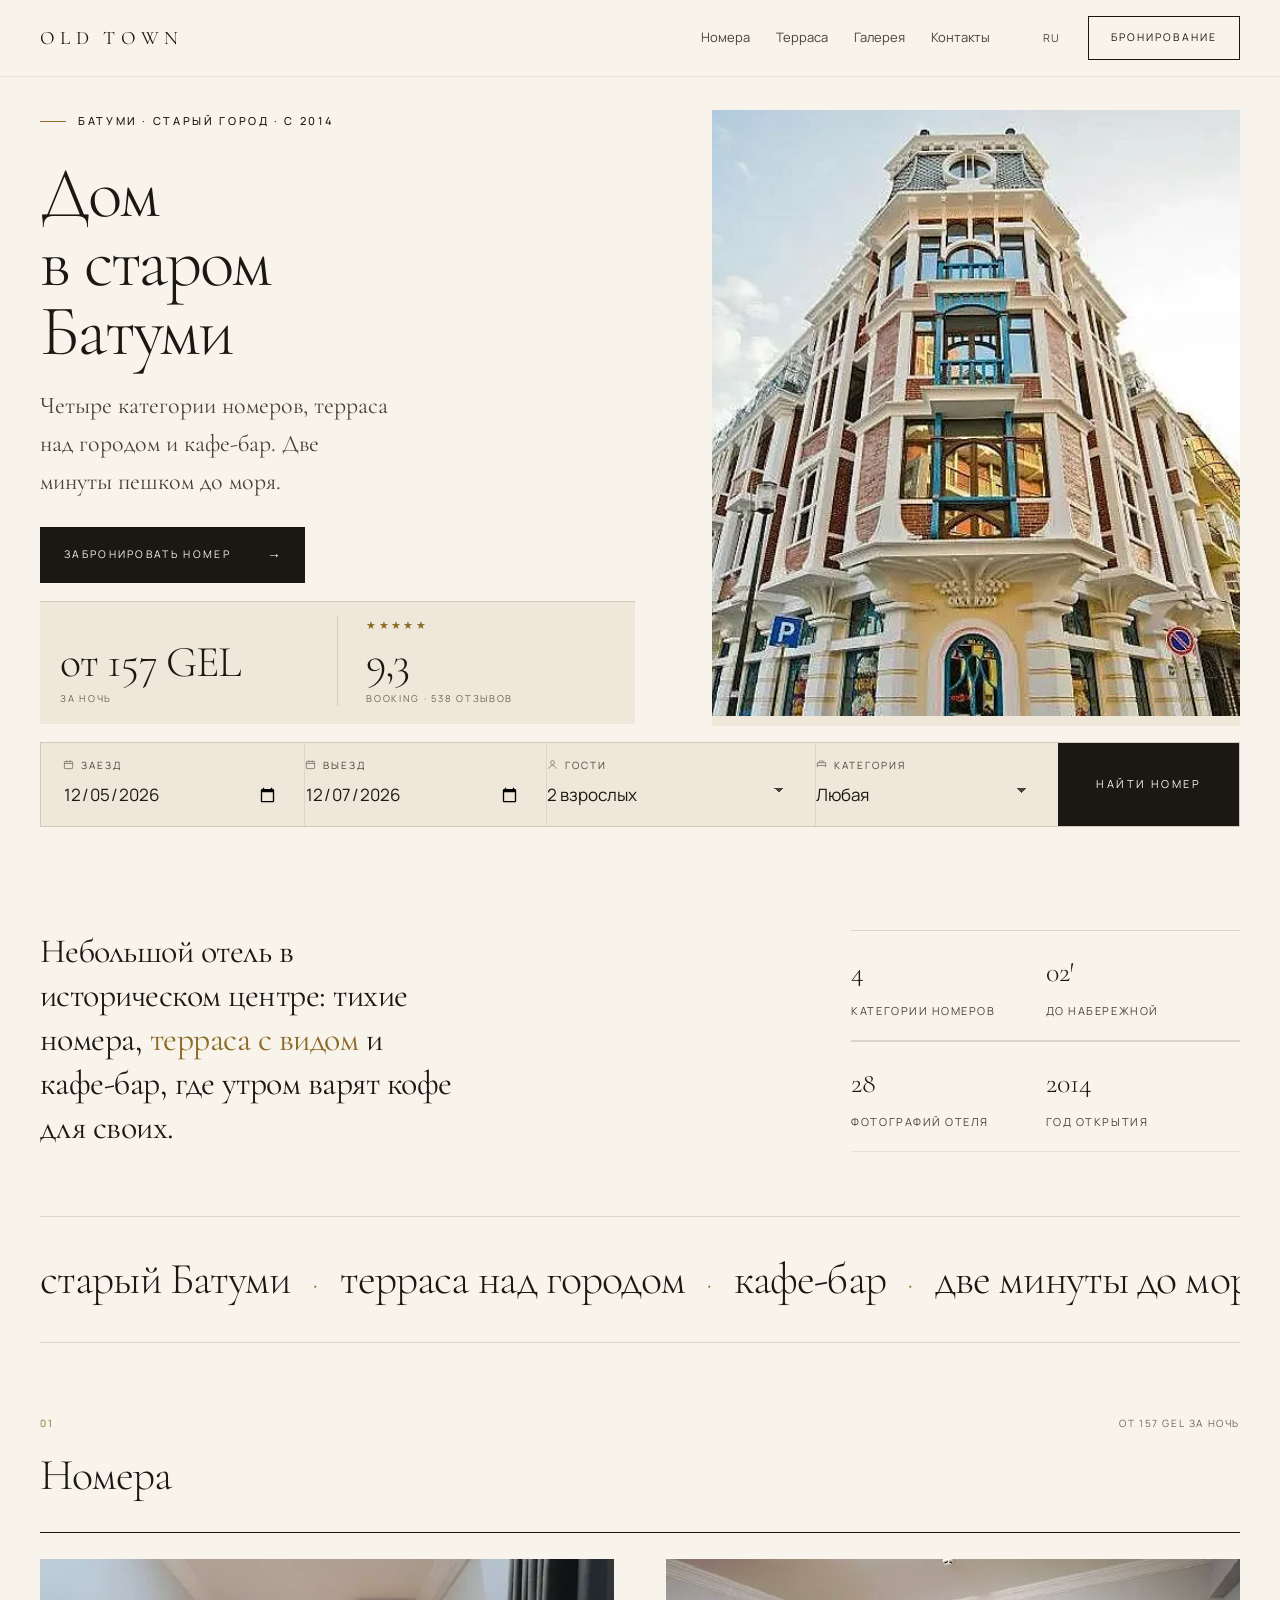
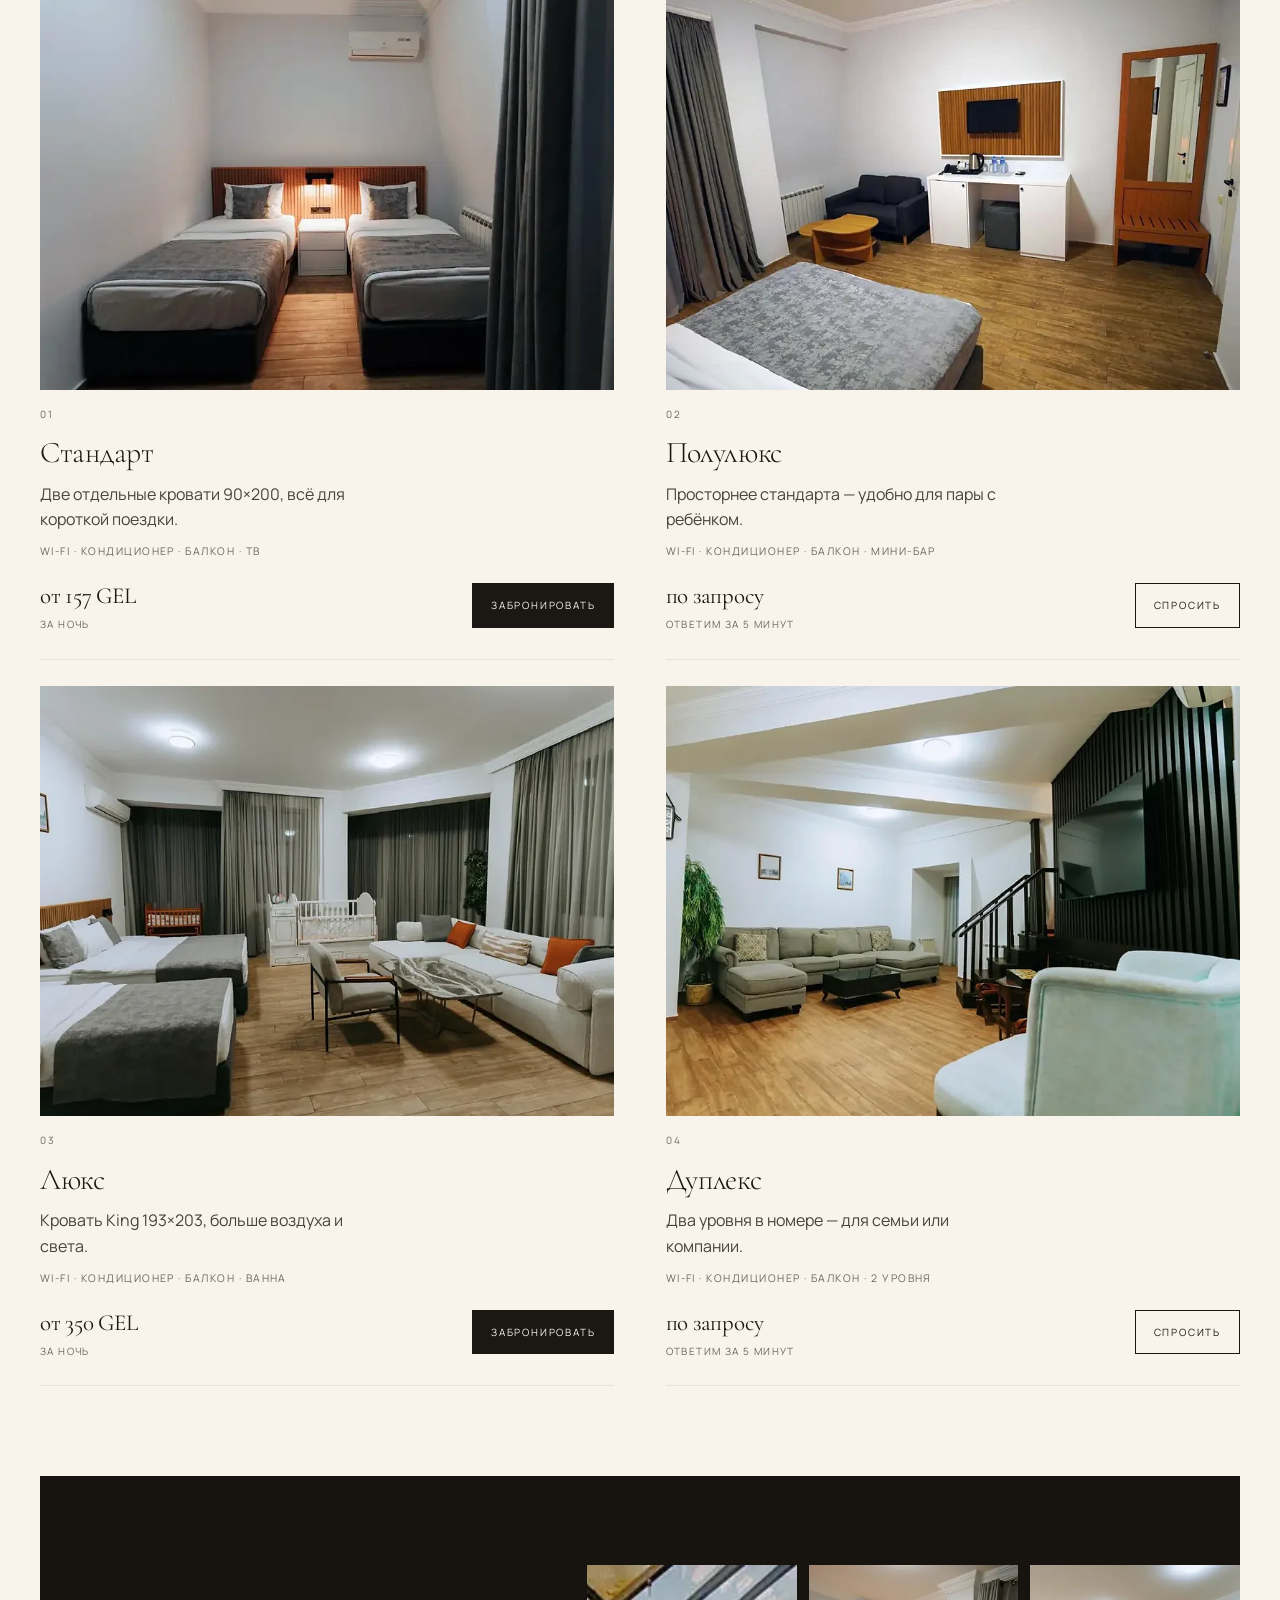
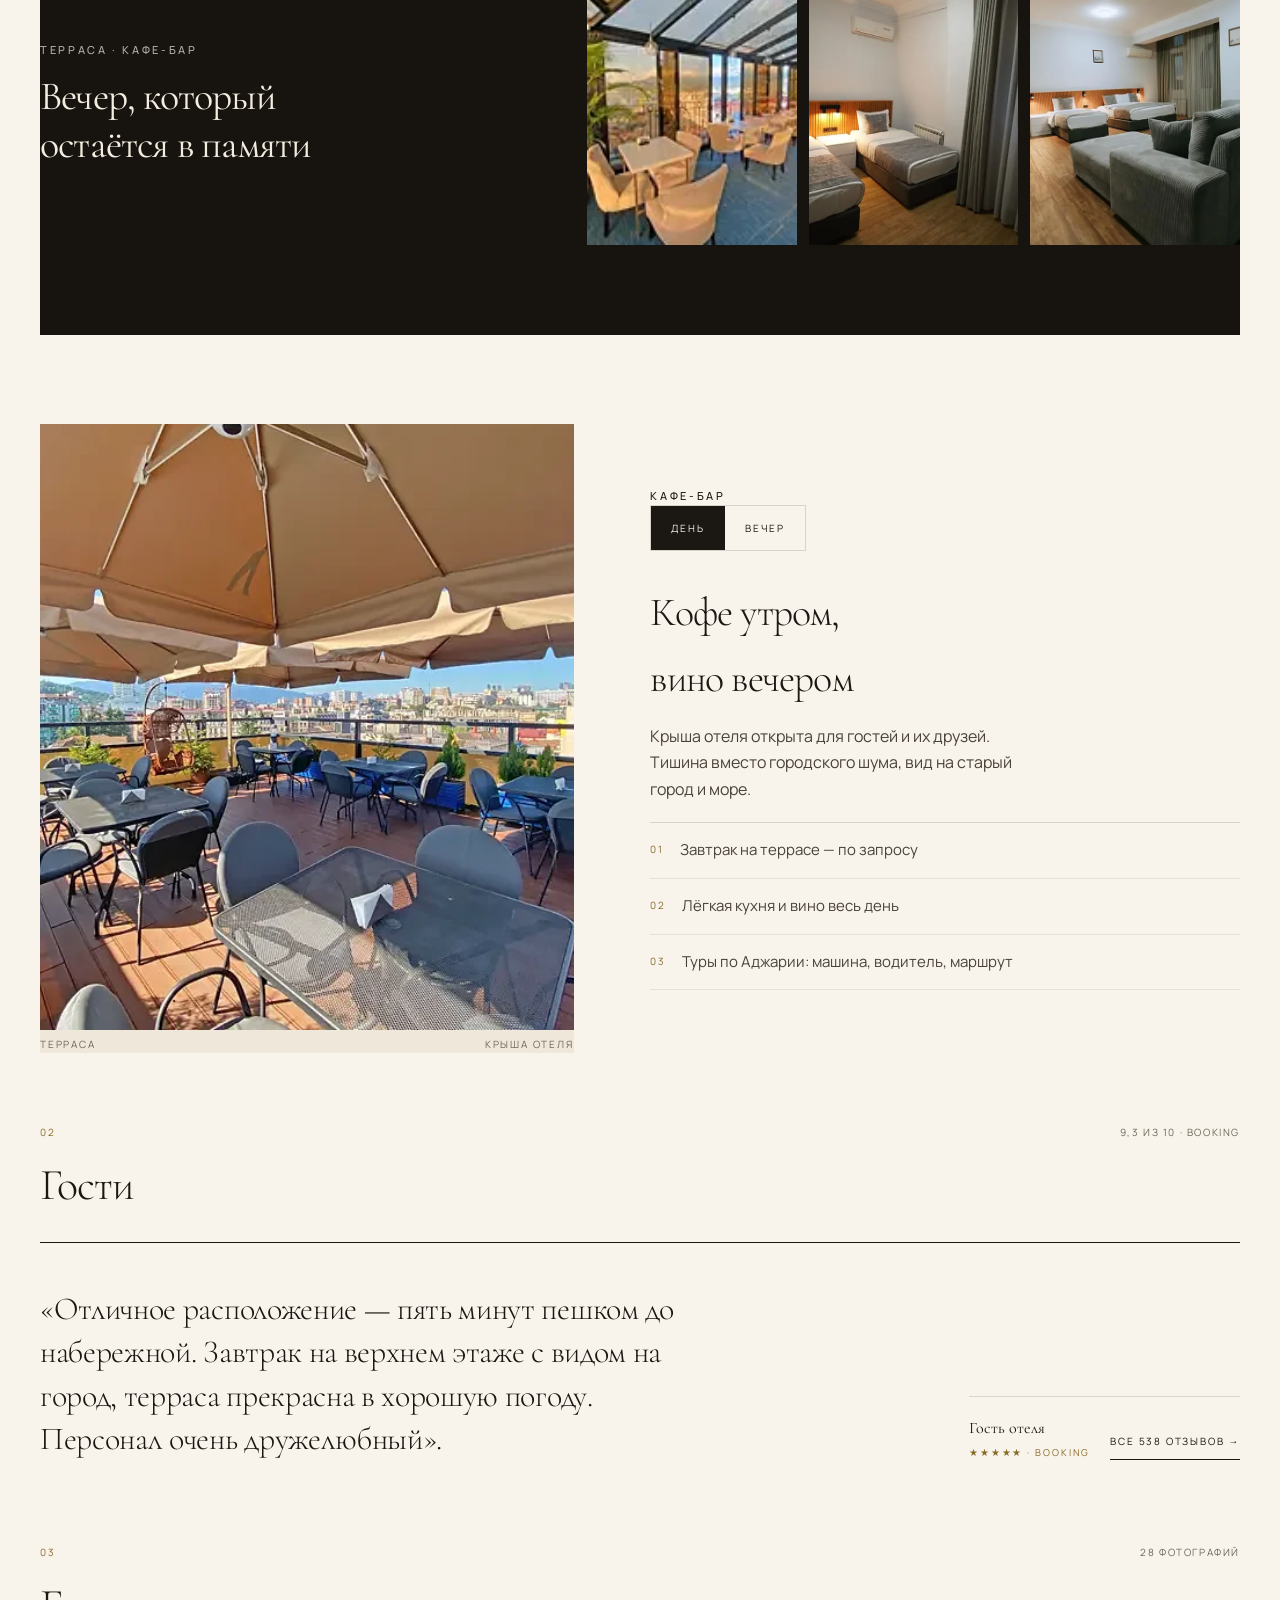
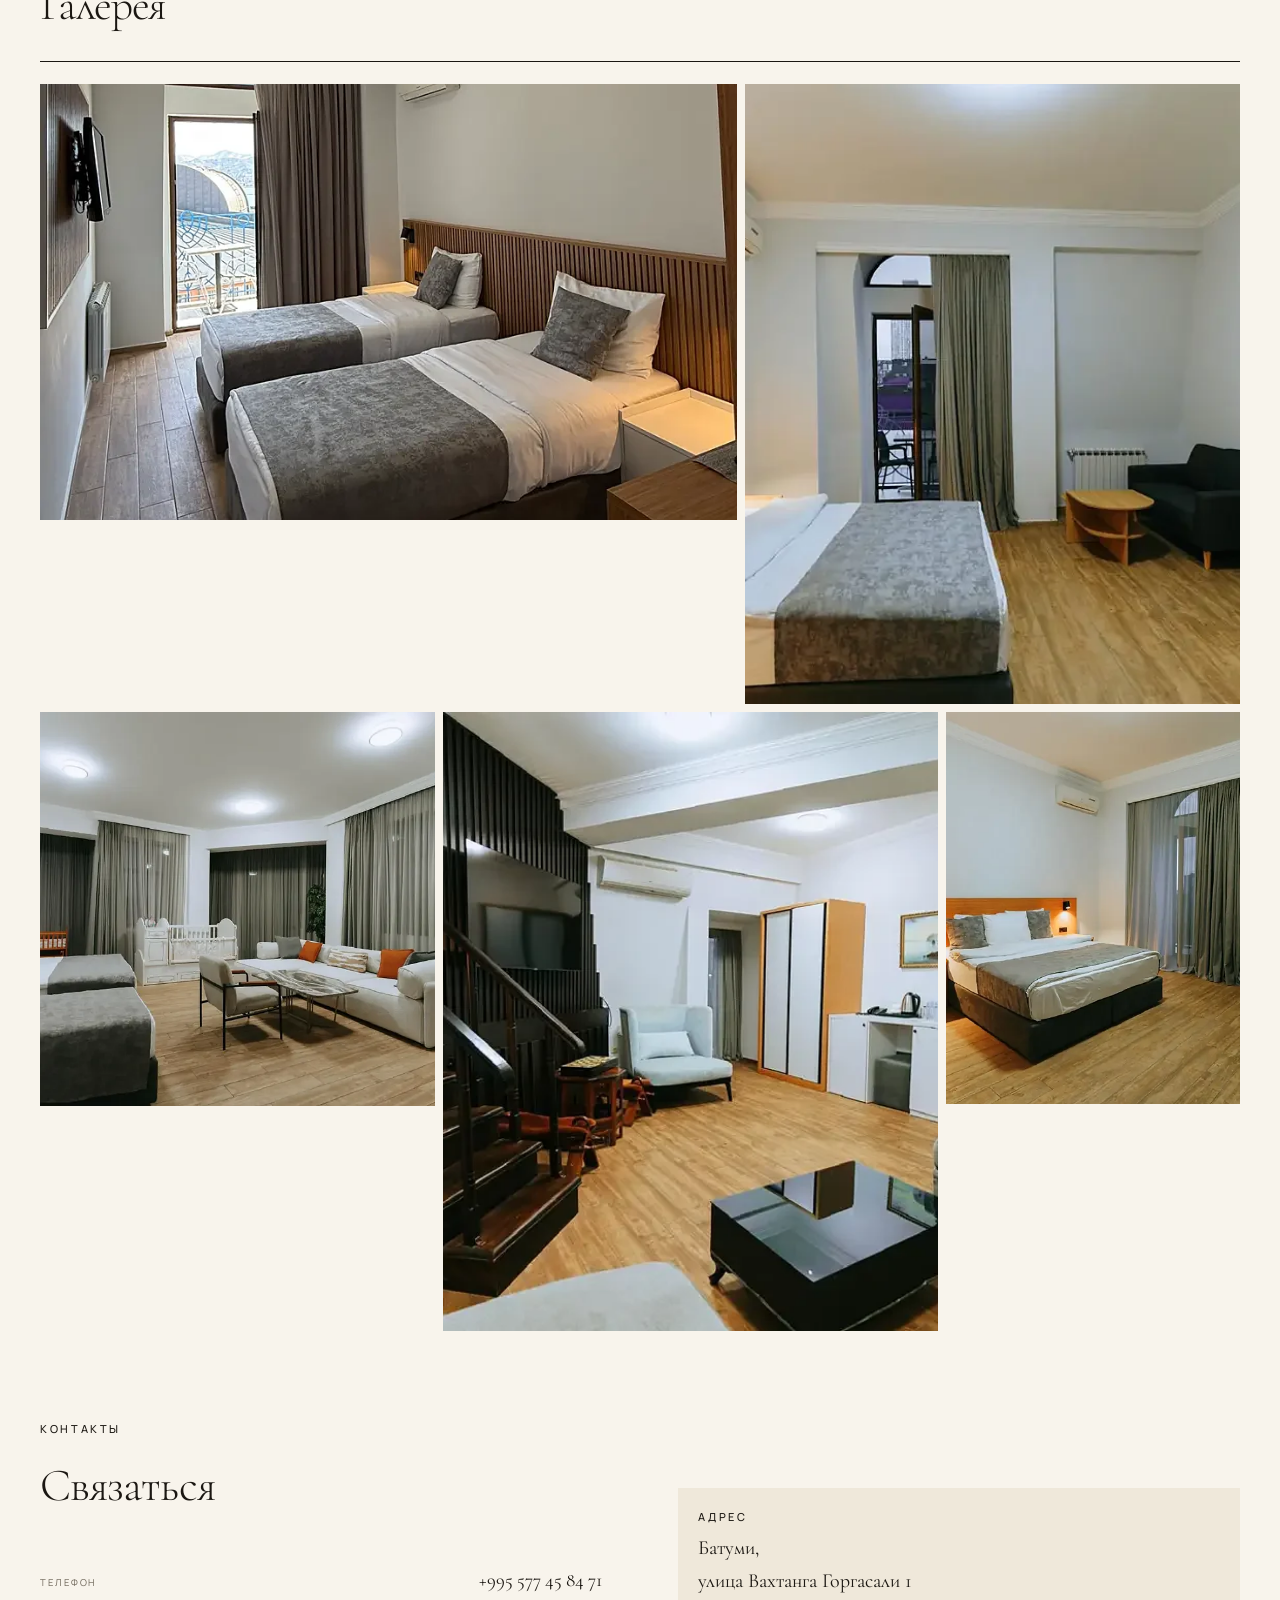
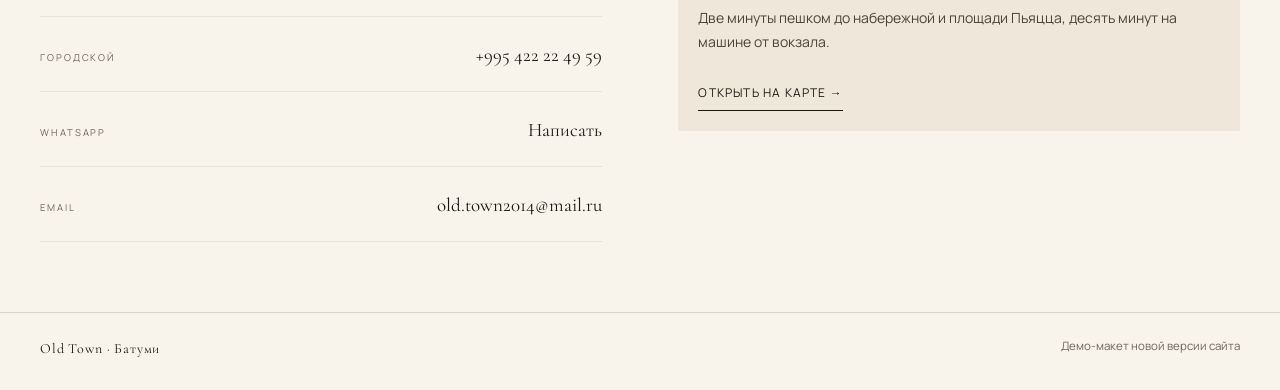
<file: flagman.html>
<!DOCTYPE html>
<html lang="ru">
<head>
<meta charset="utf-8">
<meta name="viewport" content="width=device-width, initial-scale=1">
<title>Old Town · отель в старом Батуми</title>
<meta name="description" content="Отель Old Town в историческом центре Батуми: четыре категории номеров, терраса с видом, кафе-бар, туры по Аджарии. Прямое бронирование.">
<meta name="theme-color" content="#f8f4ec">
<link rel="preload" href="assets/opt/about_1.webp" as="image">
<style>
@font-face{font-family:'Corm';src:url('assets/fonts/cormorant-300-cyrillic.woff2') format('woff2');font-weight:300;font-display:swap;unicode-range:U+0301,U+0400-045F,U+0490-0491,U+04B0-04B1,U+2116}
@font-face{font-family:'Corm';src:url('assets/fonts/cormorant-400-cyrillic.woff2') format('woff2');font-weight:400;font-display:swap;unicode-range:U+0301,U+0400-045F,U+0490-0491,U+04B0-04B1,U+2116}
@font-face{font-family:'Corm';src:url('assets/fonts/cormorant-300-latin.woff2') format('woff2');font-weight:300;font-display:swap}
@font-face{font-family:'Corm';src:url('assets/fonts/cormorant-400-latin.woff2') format('woff2');font-weight:400;font-display:swap}
@font-face{font-family:'Man';src:url('assets/fonts/manrope-400-cyrillic.woff2') format('woff2');font-weight:400;font-display:swap;unicode-range:U+0301,U+0400-045F,U+0490-0491,U+04B0-04B1,U+2116}
@font-face{font-family:'Man';src:url('assets/fonts/manrope-500-cyrillic.woff2') format('woff2');font-weight:500;font-display:swap;unicode-range:U+0301,U+0400-045F,U+0490-0491,U+04B0-04B1,U+2116}
@font-face{font-family:'Man';src:url('assets/fonts/manrope-400-latin.woff2') format('woff2');font-weight:400;font-display:swap}
@font-face{font-family:'Man';src:url('assets/fonts/manrope-500-latin.woff2') format('woff2');font-weight:500;font-display:swap}

:root{
  --paper:#f8f4ec; --paper-2:#efe8da; --ink:#1b1712; --ink-2:#4a4238; --muted:#6e6659;
  --brass:#8a6b26; --line:rgba(27,23,18,.14); --line-2:rgba(27,23,18,.08);
  --serif:'Corm',Georgia,serif; --sans:'Man',-apple-system,'Segoe UI',Roboto,sans-serif;
  --pad:20px; --max:1280px;
}
*{box-sizing:border-box}
html{-webkit-text-size-adjust:100%}
body{margin:0;background:var(--paper);color:var(--ink);font-family:var(--sans);font-size:16.5px;line-height:1.65;-webkit-font-smoothing:antialiased}
img{display:block;max-width:100%;height:auto}
a{color:inherit;text-decoration:none}
h1,h2,h3,p,figure,blockquote{margin:0}
.wrap{width:100%;max-width:var(--max);margin:0 auto;padding:0 var(--pad)}
.eyebrow{font-size:11px;letter-spacing:.24em;text-transform:uppercase;color:var(--ink);font-weight:500}
.serif{font-family:var(--serif);font-weight:300;letter-spacing:-.015em}
.rule{height:1px;background:var(--line);border:0;margin:0}

/* header */
header{position:sticky;top:0;z-index:80;background:rgba(248,244,236,.92);backdrop-filter:blur(10px);border-bottom:1px solid var(--line-2)}
.hd{display:flex;align-items:center;gap:14px;height:60px}
.hd nav{display:none}
.brand{font-family:var(--serif);font-size:19px;letter-spacing:.28em;text-transform:uppercase;display:inline-flex;align-items:center;min-height:44px}
.hd .sp{flex:1}
.hd .lg{font-size:11px;letter-spacing:.14em;text-transform:uppercase;color:var(--ink-2);padding:12px 12px;min-height:44px;min-width:44px;justify-content:center;display:inline-flex;align-items:center}
.bk{background:none;color:var(--ink);border:1px solid var(--ink);padding:0 22px;height:44px;display:none;align-items:center;font-size:10.5px;letter-spacing:.2em;text-transform:uppercase;transition:.3s}
.bk:hover{background:var(--ink);color:var(--paper)}
.burger{margin-left:auto;flex:0 0 44px;width:44px;height:44px;display:flex;flex-direction:column;align-items:center;justify-content:center;gap:5px;background:none;border:0;cursor:pointer}
.burger i{display:block;width:20px;height:1px;background:var(--ink);transition:.25s}
#mnav{display:none;border-top:1px solid var(--line-2);padding:6px 0 14px}
#mnav.on{display:block}
#mnav a{display:flex;justify-content:space-between;padding:14px 0;border-bottom:1px solid var(--line-2);font-size:15px}
#mnav a span{color:var(--muted)}

.inset{display:none}
/* hero */
.hero{padding:30px 0 20px}
.hero .meta{display:flex;gap:12px;align-items:center;margin-bottom:22px}
.hero .meta i{display:block;width:26px;height:1px;background:var(--brass)}
h1{font-family:var(--serif);font-weight:300;font-size:clamp(42px,11.6vw,76px);line-height:.94;letter-spacing:-.03em;margin-top:8px;text-wrap:balance}
.hero .sub{font-family:var(--serif);font-size:clamp(18px,4.8vw,24px);line-height:1.58;color:var(--ink-2);margin-top:20px;max-width:32ch}
.hcta{display:none;align-items:center;justify-content:space-between;gap:18px;margin-top:26px;min-height:56px;padding:0 24px;background:var(--ink);color:var(--paper);font-size:10.5px;letter-spacing:.22em;text-transform:uppercase;transition:background .3s}
.hcta span{display:block;flex:1;height:1px;background:rgba(248,244,236,.4);transition:background .3s}
.hcta b{font-weight:400;font-size:14px;letter-spacing:0}
.hcta:hover{background:#000}
.hcta:hover span{background:var(--brass)}
.facts{display:flex;align-items:flex-end;gap:28px;margin-top:24px;padding:18px 20px;background:var(--paper-2);border-top:1px solid var(--line)}
.facts>div{flex:1}
.facts b{display:block;font-family:var(--serif);font-weight:300;font-size:clamp(30px,7.4vw,44px);letter-spacing:-.02em;line-height:1;color:var(--ink)}
.facts span{display:block;margin-top:7px;font-size:9.5px;letter-spacing:.18em;text-transform:uppercase;color:var(--muted)}
.facts .rate{border-left:1px solid var(--line);padding-left:28px}
.stars{display:block;font-style:normal;font-size:11px;letter-spacing:.22em;color:var(--brass);margin-bottom:6px}
.assure{margin-top:12px;font-size:12px;color:var(--muted);letter-spacing:.02em}
.fig{margin-top:26px;position:relative;overflow:hidden;background:var(--paper-2);isolation:isolate}
.fig img{width:100%;aspect-ratio:1/1;height:auto;object-fit:cover;object-position:center 45%;transform:scale(1.02);transition:transform 1.4s cubic-bezier(.19,1,.22,1)}
.fig:hover img{transform:scale(1.06)}
.fig figcaption{position:relative;display:flex;justify-content:space-between;gap:12px;padding:12px 0 0;font-size:10px;letter-spacing:.18em;text-transform:uppercase;color:var(--muted)}

/* booking */
.book{margin-top:34px;border:1px solid var(--line);background:var(--paper-2);padding:0}
.bk-head{display:none;padding:12px 22px 0;font-size:9.5px;letter-spacing:.22em;text-transform:uppercase;color:var(--muted)}
.book form{display:grid;grid-template-columns:1fr 1fr;gap:0;padding:0 0 0 0}
.fld{background:none;padding:14px 0;display:flex;flex-direction:column;gap:5px;min-height:64px;justify-content:center;border-bottom:1px solid var(--line-2);transition:background .25s}
.fld:focus-within{background:rgba(138,107,38,.06)}
.fld label{display:flex;align-items:center;gap:7px;font-size:10px;letter-spacing:.2em;text-transform:uppercase;color:var(--ink-2)}
.fld label svg{width:11px;height:11px;fill:none;stroke:currentColor;stroke-width:1.2;flex:0 0 auto;opacity:.7}
.fld input,.fld select{border:0;background:none;font:inherit;font-size:16px;color:var(--ink);padding:0;outline:none;width:100%;min-height:34px}
.fld select{appearance:none;background-image:linear-gradient(45deg,transparent 50%,var(--ink-2) 50%),linear-gradient(135deg,var(--ink-2) 50%,transparent 50%);background-position:calc(100% - 10px) 10px,calc(100% - 5px) 10px;background-size:5px 5px,5px 5px;background-repeat:no-repeat}
.go{grid-column:1/-1;background:var(--ink);color:var(--paper);border:0;font:inherit;font-size:11px;letter-spacing:.24em;text-transform:uppercase;min-height:56px;cursor:pointer;transition:background .3s,letter-spacing .3s}
.go:hover{background:#000;letter-spacing:.3em}
.go:hover{background:#000}
.out{display:none;border-top:1px solid var(--line)}
.out.on{display:block}
.out .row{display:flex;justify-content:space-between;align-items:center;gap:14px;padding:16px 2px;border-bottom:1px solid var(--line-2)}
.out .row:last-child{border:0}
.out b{font-family:var(--serif);font-size:19px;font-weight:400;display:block}
.out small{display:block;color:var(--muted);font-size:12px;margin-top:2px;max-width:22ch}
.out .pr{font-family:var(--serif);font-size:19px;white-space:nowrap}
.out .sel{border:1px solid var(--ink);padding:12px 16px;min-height:44px;display:inline-flex;align-items:center;font-size:10px;letter-spacing:.16em;text-transform:uppercase;white-space:nowrap}
.out .sel:hover{background:var(--ink);color:var(--paper)}

/* intro */
.intro{padding:52px 0 10px}
.intro p{font-family:var(--serif);font-size:clamp(22px,5.6vw,34px);line-height:1.3;letter-spacing:-.015em;color:var(--ink);max-width:26ch}
.intro p em{font-style:normal;color:var(--brass)}
.stats{display:grid;grid-template-columns:1fr 1fr;gap:0;margin-top:26px;border-top:1px solid var(--line)}
.stats div{padding:16px 0;border-bottom:1px solid var(--line-2)}
.stats b{display:block;font-family:var(--serif);font-size:clamp(22px,5.6vw,28px);font-weight:300}
.stats span{font-size:11px;letter-spacing:.14em;text-transform:uppercase;color:var(--ink-2)}

/* marquee */
.marq{overflow:hidden;padding:26px 0;margin-top:40px;border-top:1px solid var(--line);border-bottom:1px solid var(--line)}
.marq-in{display:flex;align-items:baseline;gap:22px;width:max-content;animation:slide 38s linear infinite}
.marq-in:hover{animation-play-state:paused}
.marq-in span{font-family:var(--serif);font-weight:300;font-size:clamp(24px,4.6vw,44px);letter-spacing:-.02em;white-space:nowrap}
.marq-in i{font-style:normal;color:var(--brass);font-size:20px}
@keyframes slide{from{transform:translateX(0)}to{transform:translateX(-50%)}}
@media(prefers-reduced-motion:reduce){.marq-in{animation:none}}

/* section head */
.sh{display:flex;align-items:baseline;justify-content:space-between;gap:16px;padding:46px 0 16px;border-bottom:1px solid var(--ink)}
.sh h2{font-family:var(--serif);font-weight:300;font-size:clamp(26px,6.8vw,44px);letter-spacing:-.025em}
.sh h2 i{display:block;font-style:normal;font-family:var(--sans);font-size:10px;letter-spacing:.24em;color:var(--brass);margin-bottom:8px}
.sh span{font-size:10px;letter-spacing:.16em;text-transform:uppercase;color:var(--muted);text-align:right}

/* rooms */
.room{display:flex;flex-direction:column;padding:20px 0;border-bottom:1px solid var(--line-2);text-decoration:none}
.room .im{overflow:hidden;background:var(--paper-2);margin-bottom:14px}
.room .im img{width:100%;aspect-ratio:3/2;object-fit:cover;transform:scale(1);transition:transform 1.2s cubic-bezier(.19,1,.22,1),filter .4s}
.room:hover .im img{transform:scale(1.05)}
.room .no{font-size:10px;letter-spacing:.2em;color:var(--muted)}
.room h3{font-family:var(--serif);font-weight:300;font-size:clamp(23px,6vw,30px);margin:6px 0 4px;letter-spacing:-.01em}
.room p{font-size:16px;color:var(--ink-2);max-width:34ch;line-height:1.6}
.am{margin-top:10px;font-size:10.5px;letter-spacing:.14em;text-transform:uppercase;color:var(--muted)}
.room .ft{display:flex;align-items:center;justify-content:space-between;gap:12px;margin-top:auto;padding-top:18px}
.room .pr{font-family:var(--serif);font-size:23px;white-space:nowrap;letter-spacing:-.01em}
.room .pr small{display:block;font-family:var(--sans);font-size:10px;letter-spacing:.14em;text-transform:uppercase;color:var(--muted)}
.room .bt{background:var(--ink);color:var(--paper);border:1px solid var(--ink);padding:13px 18px;min-height:44px;display:inline-flex;align-items:center;font-size:10px;letter-spacing:.18em;text-transform:uppercase;transition:.25s;white-space:nowrap}
.room .bt.ghost{background:none;color:var(--ink)}
.room .bt.ghost:hover{background:none;color:var(--brass);border-color:var(--brass)}
.room:hover .bt:not(.ghost){background:#000}

/* quote band */
.band{background:#17130f;color:#f3ece0;margin-top:46px;padding:44px 0}
.band .quote{font-family:var(--serif);font-size:clamp(22px,5.8vw,40px);line-height:1.22;letter-spacing:-.02em;max-width:20ch;text-wrap:balance}
.band .eyebrow{color:rgba(243,236,224,.72)}
.band .imrow{display:grid;grid-template-columns:1fr 1fr;gap:8px;margin-top:26px}
.band .imrow img{width:100%;aspect-ratio:1/1;object-fit:cover}

/* terrace */
.ter{position:relative}
.ter{transition:background .8s ease,box-shadow .8s ease}
.ter.night{background:#100e0b;box-shadow:0 0 0 100vmax #100e0b}
.ter.night{color:#f3ece0}
.ter.night .eyebrow{color:rgba(243,236,224,.72)}
.ter.night p,.ter.night .dl li{color:rgba(243,236,224,.78)}
.ter.night .dl,.ter.night .dl li{border-color:rgba(243,236,224,.16)}
.ter.night .fig img{filter:brightness(.85) saturate(.85) contrast(1.02);transition:filter .8s ease}
.ter .fig::after{content:'';position:absolute;inset:0;background:linear-gradient(180deg,rgba(14,20,44,0),rgba(10,14,30,0));transition:background .8s ease;pointer-events:none}
.ter.night .fig::after{background:linear-gradient(180deg,rgba(14,20,44,.62),rgba(6,9,20,.86))}
.ter .fig img{transition:filter .8s ease}
.dn-toggle{display:inline-flex;border:1px solid var(--line);margin-bottom:20px;transition:border-color .6s}
.ter.night .dn-toggle{border-color:rgba(243,236,224,.28)}
.dn{min-height:44px;padding:11px 20px;background:none;border:0;font:inherit;font-size:10px;letter-spacing:.2em;text-transform:uppercase;color:inherit;cursor:pointer;transition:background .3s,color .3s}
.dn.on{background:var(--ink);color:var(--paper)}
.ter.night .dn.on{background:var(--brass);color:#100e0b}

.ter{padding:46px 0 0}
.ter .fig{margin-top:0}
.ter .txt{margin-top:20px}
.ter h2{font-family:var(--serif);font-weight:300;font-size:clamp(26px,6.6vw,40px);letter-spacing:-.02em;margin:8px 0 12px}
.ter p{color:var(--ink-2);font-size:16px;max-width:38ch;line-height:1.65}
.dl{list-style:none;padding:0;margin:20px 0 0;border-top:1px solid var(--line)}
.dl li{display:flex;gap:16px;padding:15px 0;border-bottom:1px solid var(--line-2);font-size:15px;color:var(--ink-2)}
.dl li em{font-style:normal;font-size:10px;letter-spacing:.16em;color:var(--brass);padding-top:3px}

.rev-in{display:grid;grid-template-columns:1fr;gap:0;padding:32px 0 8px}
.rev blockquote{font-family:var(--serif);font-weight:300;font-size:clamp(21px,5.2vw,32px);line-height:1.36;letter-spacing:-.01em;color:var(--ink);max-width:44ch;margin:0}
.rev-meta{display:flex;justify-content:space-between;align-items:center;gap:20px;margin-top:24px;padding-top:18px;border-top:1px solid var(--line)}
.rev-meta b{display:block;font-family:var(--serif);font-weight:400;font-size:16px}
.rev-meta span{display:block;margin-top:4px;font-size:9.5px;letter-spacing:.2em;text-transform:uppercase;color:var(--brass)}
.rlink{font-size:10px;letter-spacing:.18em;text-transform:uppercase;border-bottom:1px solid var(--ink);padding:12px 0 4px;min-height:44px;display:inline-flex;align-items:center;transition:color .3s,border-color .3s}
.rlink:hover{color:var(--brass);border-color:var(--brass)}

/* gallery */
.gal{display:grid;grid-template-columns:repeat(6,1fr);gap:6px;margin-top:22px}
.gal img{width:100%;height:100%;object-fit:cover;background:var(--paper-2);transition:transform 1s cubic-bezier(.19,1,.22,1)}
.gal a{overflow:hidden;display:block}
.gal a:hover img{transform:scale(1.06)}
.g1{grid-column:span 6;aspect-ratio:16/10}
.g2{grid-column:span 3;aspect-ratio:1/1}
.g3{grid-column:span 3;aspect-ratio:1/1}
.g4{grid-column:span 2;aspect-ratio:3/4}
.g5{grid-column:span 4;aspect-ratio:4/3}

/* contacts */
.cnt{padding:46px 0 0}
.cnt h2{font-family:var(--serif);font-weight:300;font-size:clamp(28px,7.4vw,46px);letter-spacing:-.02em;margin:10px 0 18px}
.cl{display:flex;justify-content:space-between;align-items:baseline;gap:16px;padding:15px 0;border-bottom:1px solid var(--line-2)}
.cl em{font-style:normal;font-size:9.5px;letter-spacing:.2em;text-transform:uppercase;color:var(--muted);flex:0 0 78px}
.cl a,.cl span{font-family:var(--serif);font-size:18px;transition:color .2s;display:inline-flex;align-items:center;min-height:44px}
.cl a:hover{color:var(--brass)}
.mapbox{margin-top:24px;background:var(--paper-2);padding:20px}
.mapbox p{font-size:14px;color:var(--ink-2);margin-top:8px}
.mapbox a.lk{display:inline-flex;align-items:center;gap:8px;margin-top:14px;border-bottom:1px solid var(--ink);padding:12px 0 3px;min-height:44px;font-size:12px;letter-spacing:.1em;text-transform:uppercase}

footer{margin-top:52px;border-top:1px solid var(--line);padding:24px 0 30px;font-size:11.5px;color:var(--muted)}
footer .ft{display:flex;justify-content:space-between;gap:14px;flex-wrap:wrap}
footer .ft b{font-family:var(--serif);font-size:14px;font-weight:400;color:var(--ink);letter-spacing:.06em}

/* mobile cta */
.mcta{position:fixed;left:0;right:0;bottom:0;z-index:90;display:flex;flex-wrap:wrap;gap:8px;padding:8px 10px calc(8px + env(safe-area-inset-bottom));background:rgba(248,244,236,.96);backdrop-filter:blur(10px);border-top:1px solid var(--line)}
.mnote{flex:0 0 100%;text-align:center;font-size:9px;letter-spacing:.14em;text-transform:uppercase;color:var(--muted);padding:2px 0 3px}
.mcta a{flex:1;min-height:48px;display:flex;align-items:center;justify-content:center;font-size:11px;letter-spacing:.16em;text-transform:uppercase}
.mcta a.w{background:var(--ink);color:var(--paper)}
.mcta a.g{background:var(--brass);color:#fff}
body{padding-bottom:calc(78px + env(safe-area-inset-bottom))}

/* lightbox */
.lb{position:fixed;inset:0;z-index:120;background:rgba(23,19,15,.96);display:none;align-items:center;justify-content:center;padding:20px}
.lb.on{display:flex}
.lb img{max-width:100%;max-height:100%;object-fit:contain}
.lbx{position:absolute;top:14px;right:14px;width:48px;height:48px;background:none;border:1px solid rgba(255,255,255,.4);color:#fff;font-size:24px;line-height:1;cursor:pointer}

/* motion */
@keyframes rise{from{opacity:0;transform:translateY(14px)}to{opacity:1;transform:none}}
.hero .meta,.hero h1,.hero .sub,.hero .hcta,.hero .facts,.hero .assure{animation:rise .9s cubic-bezier(.2,.7,.2,1) both}
.hero h1{animation-delay:.08s}.hero .sub{animation-delay:.16s}.hero .hcta{animation-delay:.24s}.hero .facts{animation-delay:.32s}.hero .assure{animation-delay:.38s}
@media(prefers-reduced-motion:reduce){.hero .meta,.hero h1,.hero .sub,.hero .hcta,.hero .facts,.hero .assure{animation:none}}
.rv{opacity:0;transform:translateY(16px);transition:opacity .9s cubic-bezier(.2,.7,.2,1),transform .9s cubic-bezier(.2,.7,.2,1)}
.rv.in{opacity:1;transform:none}
@media(prefers-reduced-motion:reduce){.rv{opacity:1;transform:none;transition:none}.fig img,.room .im img{transition:none}}

/* desktop */
@media(min-width:760px){
  :root{--pad:40px}
  .hd{height:76px}
  .burger{display:none}
  .hd nav{display:flex;gap:26px;margin-left:auto;margin-right:26px}
  .bk{display:inline-flex}
  .hd nav a{font-size:13px;color:var(--ink-2);display:inline-flex;align-items:center;min-height:44px}
  .hd nav a:hover{color:var(--ink)}
  #mnav{display:none !important}
  .mcta{display:none}
  body{padding-bottom:0}

  .hero{padding:clamp(24px,2.6vw,38px) 0 clamp(14px,1.2vw,18px);display:grid;grid-template-columns:minmax(0,1.06fr) minmax(0,.94fr);gap:clamp(36px,6vw,104px);align-items:stretch}
  .hero .txt{display:flex;flex-direction:column;justify-content:space-between;padding:2px 0 2px}
  .hero .txt .head{margin-top:auto}
  .hcta{display:inline-flex}
  .facts{margin-top:18px;padding-top:14px}
  .hero .fig{margin-top:0}
  .hero .fig{background:var(--paper-2)}
  .fig img{aspect-ratio:4/5;max-width:100%;max-height:calc(100vh - 300px)}
  h1{font-size:clamp(52px,5.6vw,76px);line-height:.96}

  .book{margin-top:0}
  .bk-head{display:block}
  .book form{grid-template-columns:.9fr .9fr 1fr .9fr auto;padding:0 0 0 22px}
  .fld{min-height:72px;padding:14px 26px 14px 0;border-bottom:0;border-right:1px solid var(--line-2)}
  .fld input,.fld select{font-size:17px}
  .fld:last-of-type{border-right:0}
  .go{grid-column:auto;min-height:72px;padding:0 38px;letter-spacing:.22em}

  .intro{display:grid;grid-template-columns:1.3fr .7fr;gap:clamp(40px,7vw,110px);padding:clamp(80px,8vw,116px) 0 24px}
  .stats{grid-template-columns:1fr 1fr;margin-top:0;border-top:0;align-self:start}
  .stats div{border-top:1px solid var(--line)}
  .stats div:nth-child(1),.stats div:nth-child(2){border-bottom:1px solid var(--line)}
  .stats div{padding:18px 0}

  .sh{padding:clamp(64px,5.6vw,88px) 0 20px}
  .rooms{display:grid;grid-template-columns:1fr 1fr;gap:0 clamp(26px,4vw,54px)}
  .room{padding:26px 0}
  .room .im{margin-bottom:16px}
  .room .im img{aspect-ratio:4/3}

  .band{padding:clamp(76px,7vw,108px) 0;margin-top:clamp(70px,7vw,104px)}
  .band .q-wrap{display:grid;grid-template-columns:.85fr 1.15fr;gap:clamp(24px,5vw,64px);align-items:center}
  .band .imrow{grid-template-columns:1fr 1fr 1fr;gap:12px;margin-top:0}
  .band .imrow img{aspect-ratio:3/4}

  .ter{display:grid;grid-template-columns:.95fr 1.05fr;gap:clamp(34px,6vw,92px);align-items:center;padding:clamp(76px,7vw,104px) 0 0}
  .ter .txt{margin-top:0}

  .gal{grid-template-columns:repeat(12,1fr);gap:8px}
  .g1{grid-column:span 7;aspect-ratio:16/10}
  .g2{grid-column:span 5;aspect-ratio:4/5}
  .g3{grid-column:span 4;aspect-ratio:1/1}
  .g4{grid-column:span 5;aspect-ratio:4/5}
  .g5{grid-column:span 3;aspect-ratio:3/4}

  .rev-in{grid-template-columns:1fr auto;align-items:end;gap:40px;padding:44px 0 12px}
  .rev-meta{margin:26px 0 0}
  .cnt{display:grid;grid-template-columns:1fr 1fr;gap:clamp(34px,6vw,92px);padding:clamp(76px,7vw,104px) 0 0;align-items:start}
  .cnt .right{padding-top:44px}
  .cl a,.cl span{font-size:19px}
  footer{margin-top:70px}
}
</style>
</head>
<body>

<header>
  <div class="wrap hd">
    <a class="brand" href="#">Old Town</a>
    <span class="sp"></span>
    <nav>
      <a href="#rooms">Номера</a>
      <a href="#terrace">Терраса</a>
      <a href="#gallery">Галерея</a>
      <a href="#contacts">Контакты</a>
    </nav>
    <a class="lg" href="#contacts">RU</a>
    <a class="bk" href="#book">Бронирование</a>
    <button class="burger" id="burger" aria-label="Открыть меню" aria-expanded="false" aria-controls="mnav"><i></i><i></i></button>
  </div>
  <div id="mnav" class="wrap">
    <a href="#rooms">Номера <span>01</span></a>
    <a href="#terrace">Терраса <span>02</span></a>
    <a href="#gallery">Галерея <span>03</span></a>
    <a href="#contacts">Контакты <span>04</span></a>
  </div>
</header>

<main class="wrap">
  <section class="hero">
    <div class="txt">
      <div class="meta"><i></i><span class="eyebrow">Батуми · старый город · с 2014</span></div>
      <div class="head">
        <h1>Дом<br>в старом<br>Батуми</h1>
        <p class="sub">Четыре категории номеров, терраса над городом и кафе-бар. Две минуты пешком до моря.</p>
        <a class="hcta" href="#book">Забронировать номер<span></span><b>→</b></a>
        <div class="facts">
          <div><b>от 157 GEL</b><span>за ночь</span></div>
          <div class="rate"><i class="stars">★★★★★</i><b>9,3</b><span>Booking · 538 отзывов</span></div>
        </div>
      </div>
    </div>
    <figure class="fig">
      <img src="assets/opt/about_1.webp" alt="Отель Old Town в Батуми" width="650" height="548" fetchpriority="high">
    </figure>
  </section>

  <section class="book" id="book">
    <form id="bform" onsubmit="return search(event)">
      <div class="fld"><label for="d1"><svg viewBox="0 0 16 16" aria-hidden="true"><rect x="2" y="3.5" width="12" height="10.5" rx="1"/><path d="M2 6.5h12M5.5 2v3M10.5 2v3"/></svg>Заезд</label><input id="d1" type="date" required></div>
      <div class="fld"><label for="d2"><svg viewBox="0 0 16 16" aria-hidden="true"><rect x="2" y="3.5" width="12" height="10.5" rx="1"/><path d="M2 6.5h12M5.5 2v3M10.5 2v3"/></svg>Выезд</label><input id="d2" type="date" required></div>
      <div class="fld"><label for="g1"><svg viewBox="0 0 16 16" aria-hidden="true"><circle cx="8" cy="5.2" r="2.8"/><path d="M2.6 14c.7-2.9 2.8-4.4 5.4-4.4s4.7 1.5 5.4 4.4"/></svg>Гости</label>
        <select id="g1"><option>1 взрослый</option><option selected>2 взрослых</option><option>2 + ребёнок</option><option>2 + 2 детей</option></select>
      </div>
      <div class="fld"><label for="c1"><svg viewBox="0 0 16 16" aria-hidden="true"><path d="M2 12V5.5h12V12M2 9.5h12M4.6 5.5V4a1 1 0 0 1 1-1h4.8a1 1 0 0 1 1 1v1.5"/></svg>Категория</label>
        <select id="c1"><option>Любая</option><option>Стандарт</option><option>Полулюкс</option><option>Люкс</option><option>Дуплекс</option></select>
      </div>
      <button class="go" type="submit">Найти номер</button>
    </form>
    <div class="out" id="res">
      <div class="row"><div><b>Стандарт</b><small>две кровати · бесплатная отмена · осталось 3</small></div><div style="display:flex;align-items:center;gap:12px"><div class="pr">157 GEL</div><a class="sel" href="https://booking-hoteloldtown1.otelms.com/booking/rooms">Выбрать</a></div></div>
      <div class="row"><div><b>Люкс</b><small>кровать King · бесплатная отмена · осталось 2</small></div><div style="display:flex;align-items:center;gap:12px"><div class="pr">350 GEL</div><a class="sel" href="https://booking-hoteloldtown1.otelms.com/booking/rooms">Выбрать</a></div></div>
    </div>
  </section>

  <section class="intro rv">
    <p>Небольшой отель в историческом центре: тихие номера, <em>терраса с видом</em> и кафе-бар, где утром варят кофе для своих.</p>
    <div class="stats">
      <div><b>4</b><span>категории номеров</span></div>
      <div><b>02′</b><span>до набережной</span></div>
      <div><b>28</b><span>фотографий отеля</span></div>
      <div><b>2014</b><span>год открытия</span></div>
    </div>
  </section>

  <section class="marq" aria-hidden="true">
    <div class="marq-in">
      <span>старый Батуми</span><i>·</i><span>терраса над городом</span><i>·</i><span>кафе-бар</span><i>·</i><span>две минуты до моря</span><i>·</i><span>с 2014 года</span><i>·</i>
      <span>старый Батуми</span><i>·</i><span>терраса над городом</span><i>·</i><span>кафе-бар</span><i>·</i><span>две минуты до моря</span><i>·</i><span>с 2014 года</span><i>·</i>
    </div>
  </section>

  <section id="rooms">
    <div class="sh rv"><h2><i>01</i>Номера</h2><span>от 157 GEL за ночь</span></div>
    <div class="rooms">
      <a class="room rv" href="https://booking-hoteloldtown1.otelms.com/booking/rooms">
        <div class="im"><img src="assets/opt/a1.webp" alt="Стандарт" loading="lazy"></div>
        <div class="no">01</div><h3>Стандарт</h3>
        <p>Две отдельные кровати 90×200, всё для короткой поездки.</p>
        <div class="am">Wi-Fi · кондиционер · балкон · ТВ</div>
        <div class="ft"><div class="pr">от 157 GEL<small>за ночь</small></div><div class="bt">Забронировать</div></div>
      </a>
      <a class="room rv" href="https://wa.me/995577458471">
        <div class="im"><img src="assets/opt/b1.webp" alt="Полулюкс" loading="lazy"></div>
        <div class="no">02</div><h3>Полулюкс</h3>
        <p>Просторнее стандарта — удобно для пары с ребёнком.</p>
        <div class="am">Wi-Fi · кондиционер · балкон · мини-бар</div>
        <div class="ft"><div class="pr">по запросу<small>ответим за 5 минут</small></div><div class="bt ghost">Спросить</div></div>
      </a>
      <a class="room rv" href="https://booking-hoteloldtown1.otelms.com/booking/rooms">
        <div class="im"><img src="assets/opt/c1.webp" alt="Люкс" loading="lazy"></div>
        <div class="no">03</div><h3>Люкс</h3>
        <p>Кровать King 193×203, больше воздуха и света.</p>
        <div class="am">Wi-Fi · кондиционер · балкон · ванна</div>
        <div class="ft"><div class="pr">от 350 GEL<small>за ночь</small></div><div class="bt">Забронировать</div></div>
      </a>
      <a class="room rv" href="https://wa.me/995577458471">
        <div class="im"><img src="assets/opt/d1.webp" alt="Дуплекс" loading="lazy"></div>
        <div class="no">04</div><h3>Дуплекс</h3>
        <p>Два уровня в номере — для семьи или компании.</p>
        <div class="am">Wi-Fi · кондиционер · балкон · 2 уровня</div>
        <div class="ft"><div class="pr">по запросу<small>ответим за 5 минут</small></div><div class="bt ghost">Спросить</div></div>
      </a>
    </div>
  </section>

  <section class="band rv">
    <div class="q-wrap">
      <div>
        <div class="eyebrow">Терраса · кафе-бар</div>
        <div class="quote" style="margin-top:12px">Вечер, который остаётся в памяти</div>
      </div>
      <div class="imrow">
        <img src="assets/opt/blog_home_4.webp" alt="Терраса" loading="lazy">
        <img src="assets/opt/a2.webp" alt="" loading="lazy">
        <img src="assets/opt/c2.webp" alt="" loading="lazy">
      </div>
    </div>
  </section>

  <section class="ter" id="terrace">
    <figure class="fig rv">
      <img src="assets/opt/blog_home_1.webp" alt="Терраса отеля на крыше" loading="lazy">
      <figcaption><span>Терраса</span><span>крыша отеля</span></figcaption>
    </figure>
    <div class="txt rv">
      <div class="eyebrow">Кафе-бар</div>
      <div class="dn-toggle" role="group" aria-label="Время суток на террасе">
        <button class="dn on" data-mode="day" aria-pressed="true">День</button>
        <button class="dn" data-mode="night" aria-pressed="false">Вечер</button>
      </div>
      <h2>Кофе утром,<br>вино вечером</h2>
      <p>Крыша отеля открыта для гостей и их друзей. Тишина вместо городского шума, вид на старый город и море.</p>
      <ul class="dl">
        <li><em>01</em> Завтрак на террасе — по запросу</li>
        <li><em>02</em> Лёгкая кухня и вино весь день</li>
        <li><em>03</em> Туры по Аджарии: машина, водитель, маршрут</li>
      </ul>
    </div>
  </section>

  <section class="rev rv" id="reviews">
    <div class="sh"><h2><i>02</i>Гости</h2><span>9,3 из 10 · Booking</span></div>
    <div class="rev-in">
      <blockquote>«Отличное расположение — пять минут пешком до набережной. Завтрак на верхнем этаже с видом на город, терраса прекрасна в хорошую погоду. Персонал очень дружелюбный».</blockquote>
      <div class="rev-meta"><div><b>Гость отеля</b><span>★★★★★ · Booking</span></div><a class="rlink" href="https://www.booking.com/hotel/ge/hotel-old-town-georgia.ru.html" target="_blank" rel="noopener">Все 538 отзывов →</a></div>
    </div>
  </section>

  <section id="gallery">
    <div class="sh rv"><h2><i>03</i>Галерея</h2><span>28 фотографий</span></div>
    <div class="gal rv">
      <a class="g1" href="assets/opt/a3.webp" target="_blank"><img src="assets/opt/a3.webp" alt="" loading="lazy"></a>
      <a class="g2" href="assets/opt/b2.webp" target="_blank"><img src="assets/opt/b2.webp" alt="" loading="lazy"></a>
      <a class="g3" href="assets/opt/c3.webp" target="_blank"><img src="assets/opt/c3.webp" alt="" loading="lazy"></a>
      <a class="g4" href="assets/opt/d3.webp" target="_blank"><img src="assets/opt/d3.webp" alt="" loading="lazy"></a>
      <a class="g5" href="assets/opt/b4.webp" target="_blank"><img src="assets/opt/b4.webp" alt="" loading="lazy"></a>
    </div>
  </section>

  <section class="cnt" id="contacts">
    <div>
      <div class="eyebrow">Контакты</div>
      <h2>Связаться</h2>
      <div class="cl"><em>Телефон</em><a href="tel:+995577458471">+995 577 45 84 71</a></div>
      <div class="cl"><em>Городской</em><a href="tel:+995422224959">+995 422 22 49 59</a></div>
      <div class="cl"><em>WhatsApp</em><a href="https://wa.me/995577458471">Написать</a></div>
      <div class="cl"><em>Email</em><a href="mailto:old.town2014@mail.ru">old.town2014@mail.ru</a></div>
    </div>
    <div class="right">
      <div class="mapbox">
        <div class="eyebrow">Адрес</div>
        <p style="font-family:var(--serif);font-size:20px;color:var(--ink);margin-top:6px">Батуми,<br>улица Вахтанга Горгасали 1</p>
        <p>Две минуты пешком до набережной и площади Пьяцца, десять минут на машине от вокзала.</p>
        <a class="lk" href="https://www.google.com/maps/search/?api=1&query=Hotel+Old+Town+Batumi">Открыть на карте →</a>
      </div>
    </div>
  </section>
</main>

<footer>
  <div class="wrap ft">
    <b>Old Town · Батуми</b>
    <span>Демо-макет новой версии сайта</span>
  </div>
</footer>

<div class="lb" id="lb" aria-hidden="true"><img alt=""><button class="lbx" aria-label="Закрыть">×</button></div>

<div class="mcta">
  <div class="mnote">Прямо с отеля · без комиссии · бесплатная отмена</div>
  <a class="w" href="https://wa.me/995577458471">WhatsApp</a>
  <a class="g" href="#book">Бронирование</a>
</div>

<script>
(function(){
  var b=document.getElementById('burger'), m=document.getElementById('mnav');
  if(b) b.addEventListener('click',function(){
    var on=m.classList.toggle('on');
    b.setAttribute('aria-expanded',on?'true':'false');
    b.setAttribute('aria-label',on?'Закрыть меню':'Открыть меню');
  });
  m.querySelectorAll('a').forEach(function(a){a.addEventListener('click',function(){m.classList.remove('on');b.setAttribute('aria-expanded','false');});});

  var pad=function(n){return String(n).padStart(2,'0')}, iso=function(d){return d.getFullYear()+'-'+pad(d.getMonth()+1)+'-'+pad(d.getDate())};
  var t=new Date(), p2=new Date(t); p2.setDate(p2.getDate()+2);
  var i=document.getElementById('d1'), o=document.getElementById('d2');
  i.value=iso(t); o.value=iso(p2); i.min=iso(t); o.min=iso(t);
  i.addEventListener('change',function(){o.min=i.value; if(o.value<i.value){var d=new Date(i.value);d.setDate(d.getDate()+1);o.value=iso(d);}});

  var ter=document.getElementById('terrace');
  document.querySelectorAll('.dn').forEach(function(b){
    b.addEventListener('click',function(){
      var mode=b.getAttribute('data-mode');
      ter.classList.toggle('night', mode==='night');
      document.querySelectorAll('.dn').forEach(function(x){
        var on=x===b; x.classList.toggle('on',on); x.setAttribute('aria-pressed',on?'true':'false');
      });
    });
  });

  var els=document.querySelectorAll('.rv');
  if('IntersectionObserver' in window){
    var io=new IntersectionObserver(function(en){
      en.forEach(function(e){ if(e.isIntersecting){ e.target.classList.add('in'); io.unobserve(e.target); } });
    },{rootMargin:'0px 0px -8% 0px',threshold:.08});
    els.forEach(function(e){io.observe(e);});
  } else { els.forEach(function(e){e.classList.add('in');}); }
})();
function search(e){ e.preventDefault(); document.getElementById('res').classList.add('on'); return false; }
(function(){
  var lb=document.getElementById('lb'), img=lb.querySelector('img'), x=lb.querySelector('.lbx');
  document.querySelectorAll('.gal a').forEach(function(a){
    a.addEventListener('click',function(e){
      e.preventDefault();
      img.src=a.getAttribute('href'); img.alt='';
      lb.classList.add('on'); lb.setAttribute('aria-hidden','false');
      document.body.style.overflow='hidden';
    });
  });
  function close(){ lb.classList.remove('on'); lb.setAttribute('aria-hidden','true'); document.body.style.overflow=''; }
  x.addEventListener('click',close);
  lb.addEventListener('click',function(e){ if(e.target===lb) close(); });
  document.addEventListener('keydown',function(e){ if(e.key==='Escape') close(); });
})();
</script>
</body>
</html>
</file>
